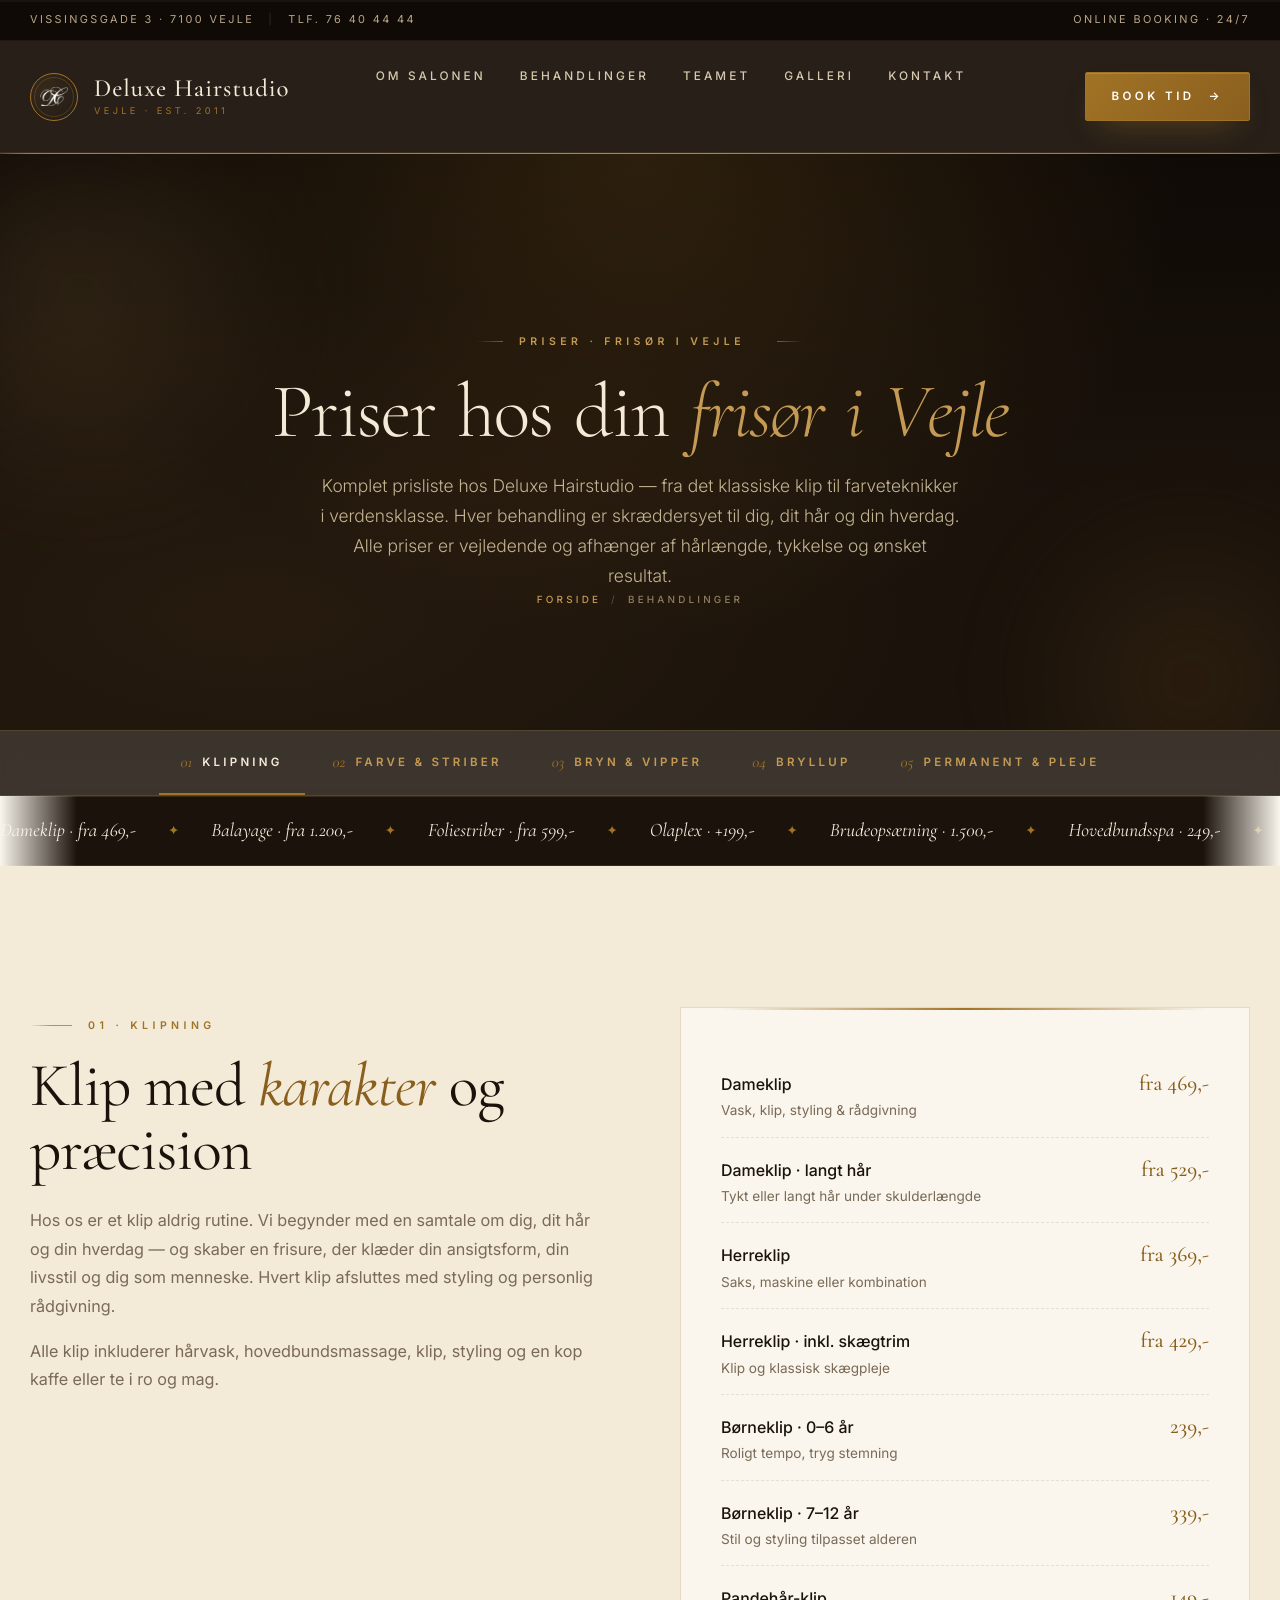
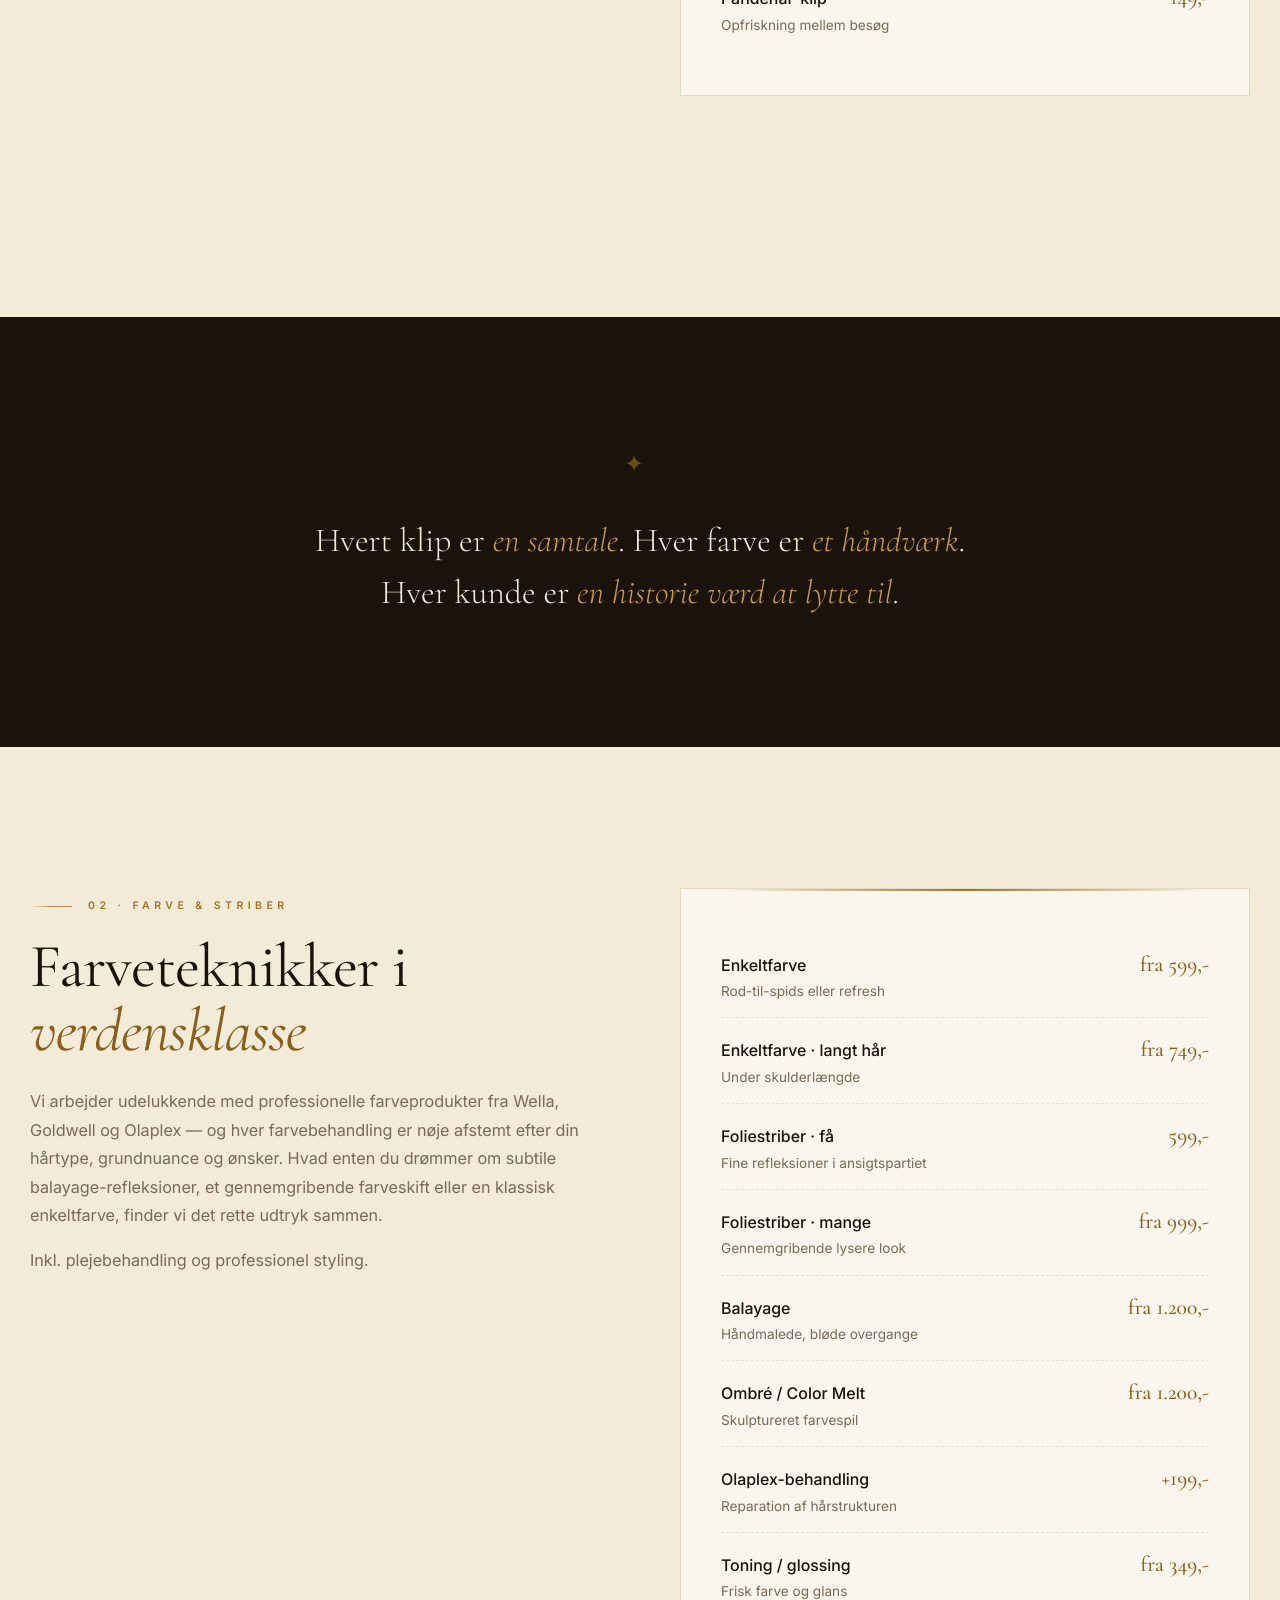
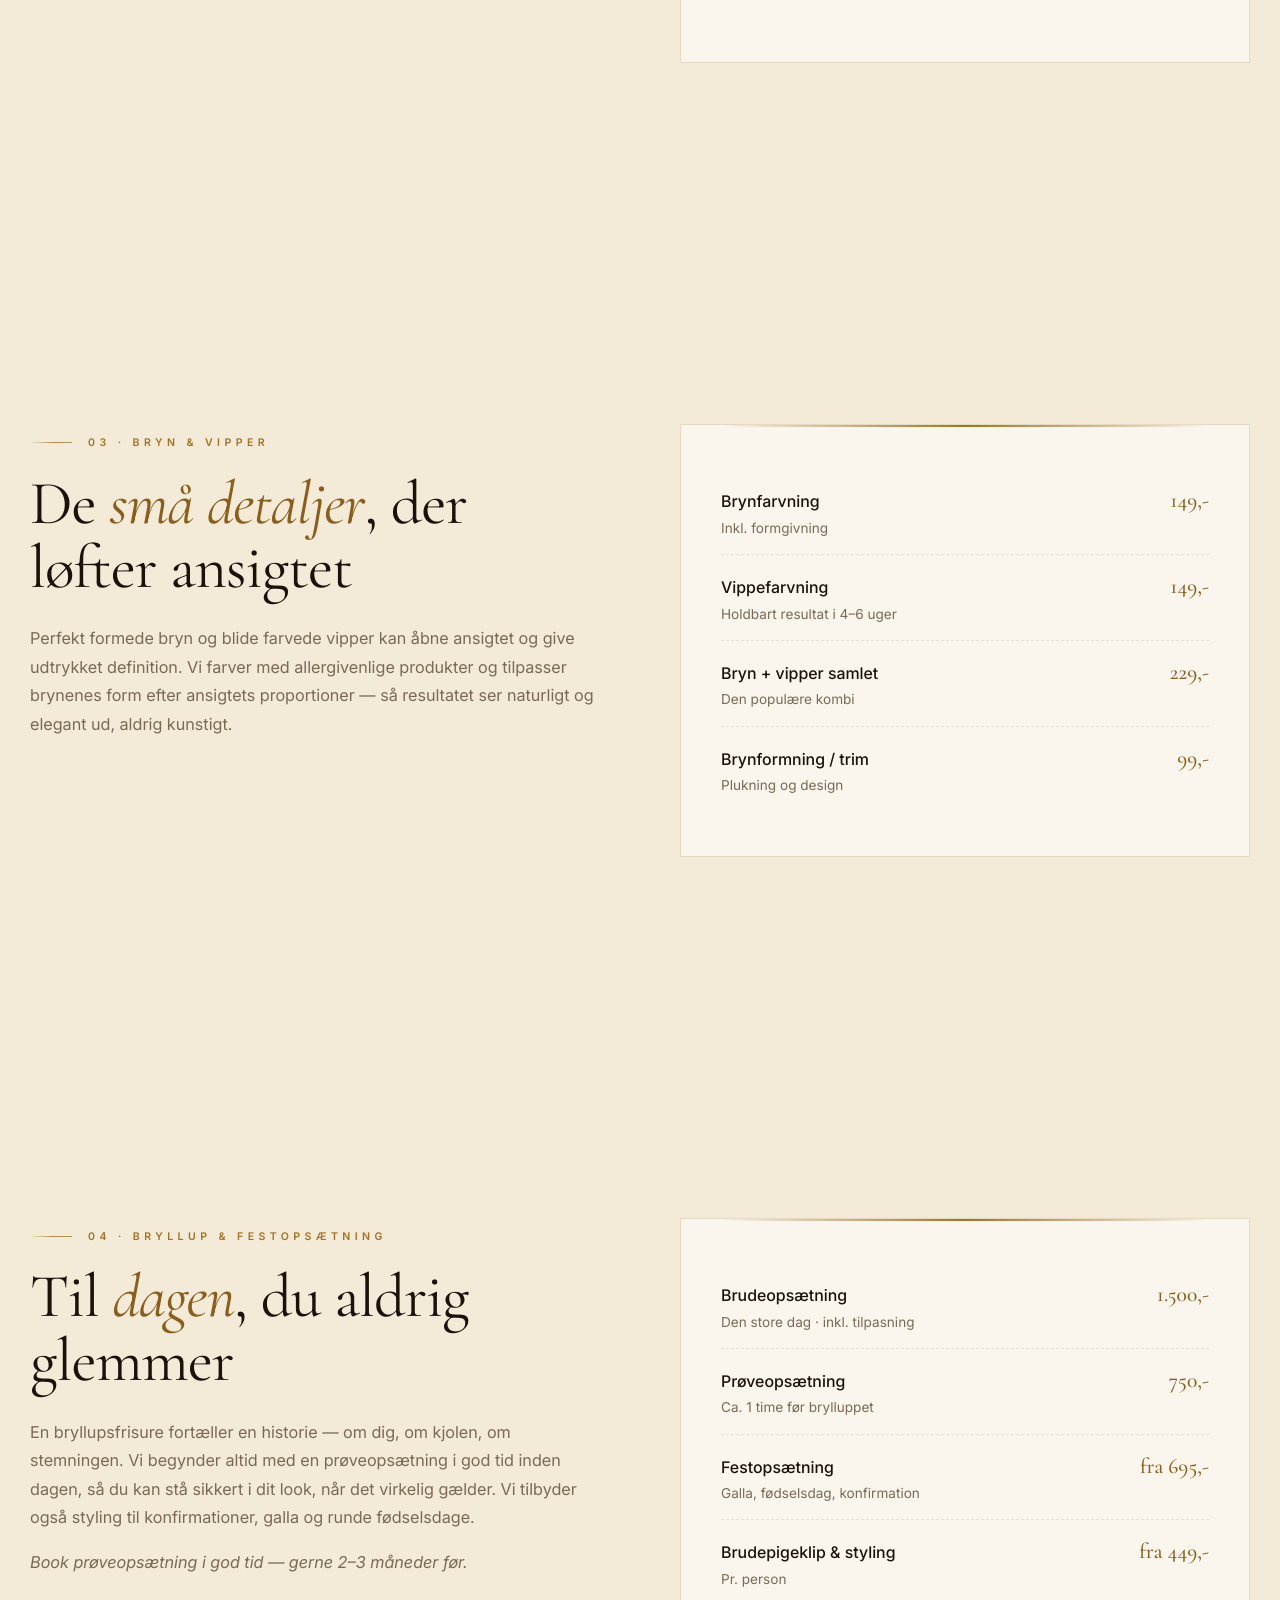
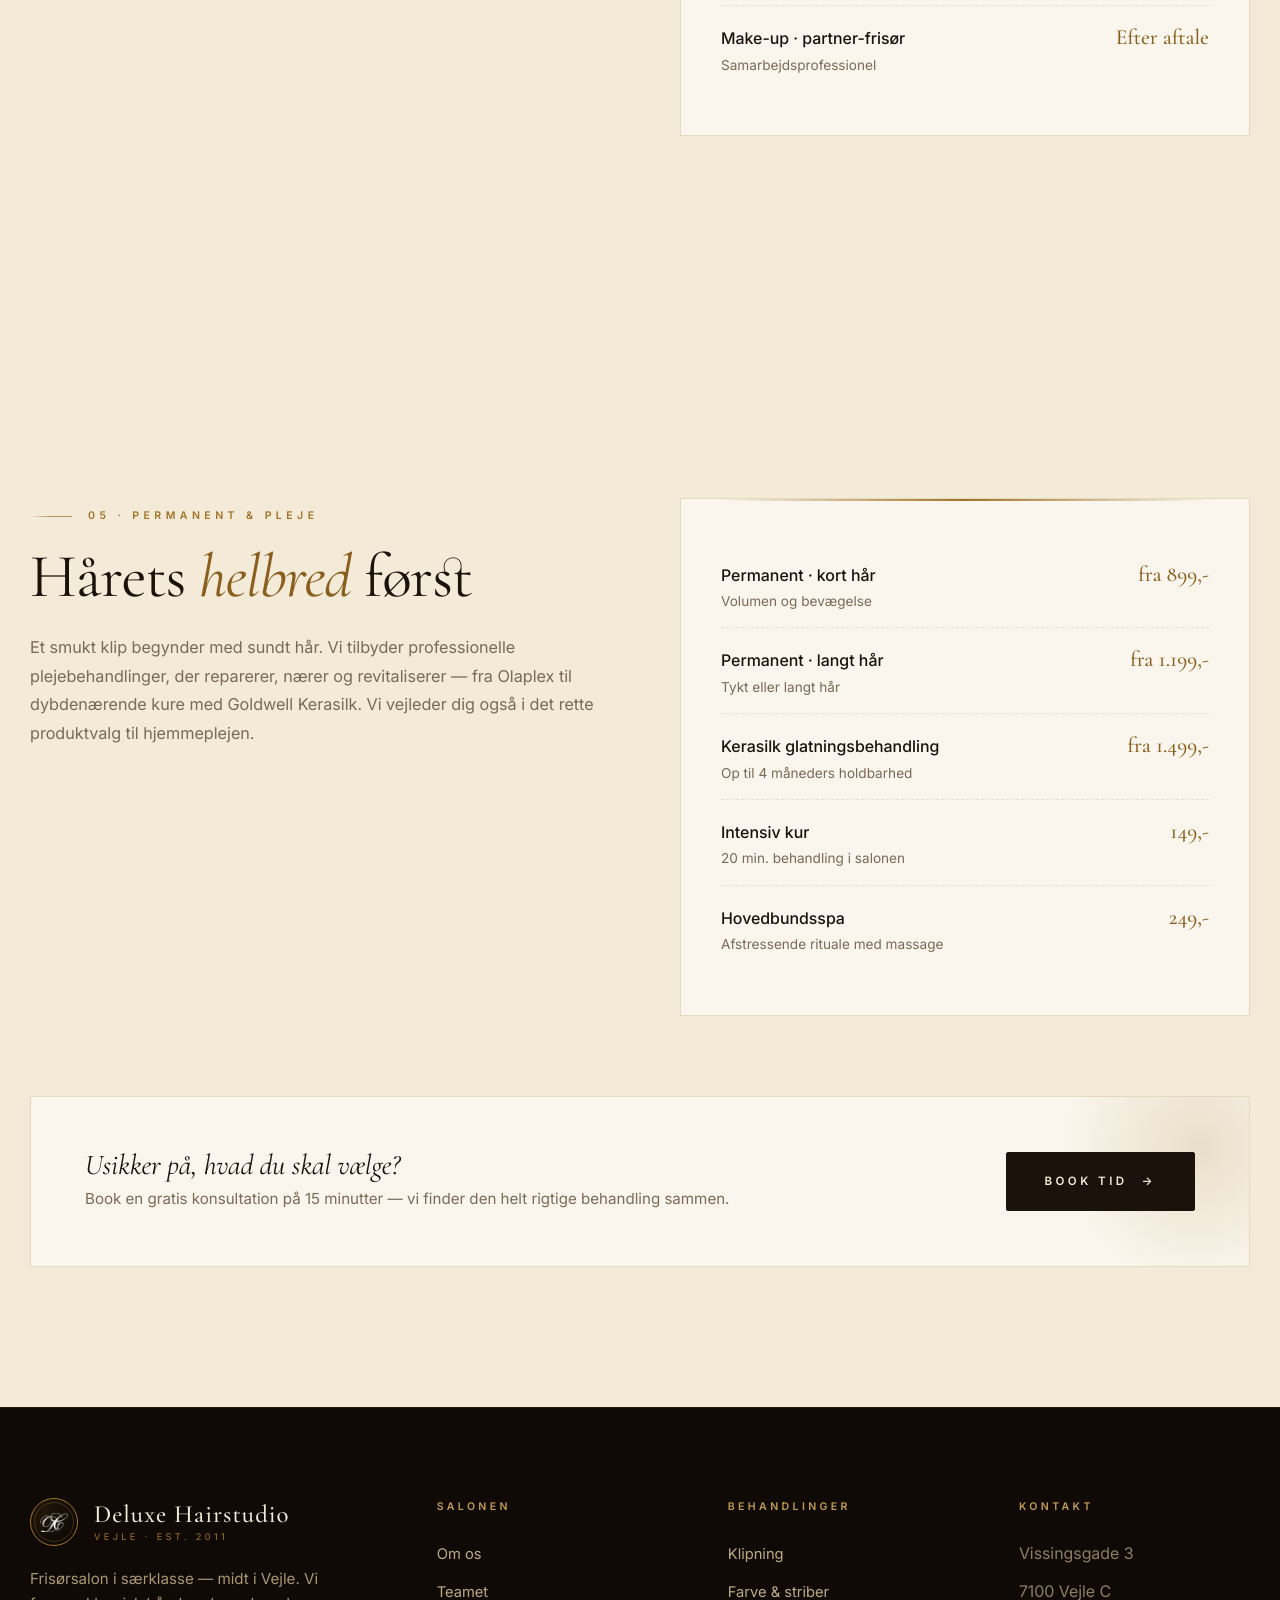
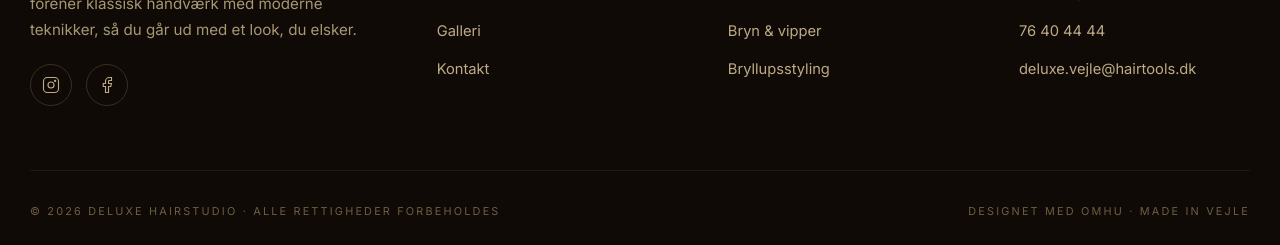
<file: behandlinger.html>
<!doctype html>
<html lang="da-DK">
<head>
<meta charset="utf-8" />
<meta name="viewport" content="width=device-width, initial-scale=1.0, viewport-fit=cover" />
<meta name="apple-mobile-web-app-capable" content="yes" />
<meta name="apple-mobile-web-app-status-bar-style" content="black-translucent" />
<meta name="format-detection" content="telephone=no" />

<title>Priser hos frisør i Vejle · Klipning, farve & striber · Deluxe Hairstudio</title>
<meta name="description" content="Se alle priser hos Deluxe Hairstudio — frisør i Vejle midtby. Dameklip fra 469,-, herreklip fra 369,-, balayage fra 1.200,-, brudeopsætning 1.500,-. Book online 24/7." />
<meta name="keywords" content="frisør vejle priser, klipning vejle pris, dameklip vejle, herreklip vejle, balayage vejle, foliestriber vejle, brudefrisure vejle, brynfarvning vejle" />
<meta name="robots" content="index, follow, max-image-preview:large" />
<link rel="canonical" href="https://deluxehairstudio.dk/behandlinger" />
<meta name="theme-color" content="#1a120b" />

<meta name="geo.region" content="DK-83" />
<meta name="geo.placename" content="Vejle" />
<meta name="geo.position" content="55.709561;9.535619" />
<meta name="ICBM" content="55.709561, 9.535619" />

<meta property="og:type" content="website" />
<meta property="og:locale" content="da_DK" />
<meta property="og:site_name" content="Deluxe Hairstudio" />
<meta property="og:title" content="Priser hos frisør i Vejle · Deluxe Hairstudio" />
<meta property="og:description" content="Komplet prisliste — klipning, farve, balayage, bryn og bryllupsstyling i hjertet af Vejle." />
<meta property="og:url" content="https://deluxehairstudio.dk/behandlinger" />
<meta property="og:image" content="Deluxe-1.jpeg" />

<meta name="twitter:card" content="summary_large_image" />
<meta name="twitter:title" content="Priser hos frisør i Vejle · Deluxe Hairstudio" />
<meta name="twitter:description" content="Klipning fra 369,-, balayage fra 1.200,-, brudeopsætning 1.500,-." />

<link rel="icon" href="cropped-monogram.png" />
<link rel="preconnect" href="https://fonts.googleapis.com" />
<link rel="preconnect" href="https://fonts.gstatic.com" crossorigin />
<link href="https://fonts.googleapis.com/css2?family=Cormorant+Garamond:ital,wght@0,300;0,400;0,500;0,600;0,700;1,300;1,400;1,500&family=Inter:wght@300;400;500;600;700&display=swap" rel="stylesheet" />

<link rel="stylesheet" href="deluxe.css" />

<!-- Service-katalog schema -->
<script type="application/ld+json">
{
  "@context":"https://schema.org",
  "@type":"BreadcrumbList",
  "itemListElement":[
    {"@type":"ListItem","position":1,"name":"Frisør i Vejle","item":"https://deluxehairstudio.dk/"},
    {"@type":"ListItem","position":2,"name":"Behandlinger & priser","item":"https://deluxehairstudio.dk/behandlinger"}
  ]
}
</script>
<script type="application/ld+json">
{
  "@context":"https://schema.org",
  "@type":"PriceSpecification",
  "name":"Prisliste hos frisør i Vejle",
  "priceCurrency":"DKK",
  "validFrom":"2026-01-01",
  "eligibleRegion":{"@type":"Place","name":"Vejle, Danmark"}
}
</script>
</head>
<body>

<!-- ============ TOP BAR ============ -->
<div class="topbar">
  <div class="container topbar-inner">
    <div><span>Vissingsgade 3 · 7100 Vejle</span><span class="pipe hide-sm">|</span><a href="tel:+4576404444" class="hide-sm">Tlf. 76 40 44 44</a></div>
    <div class="hide-sm">Online booking · 24/7</div>
  </div>
</div>

<!-- ============ HEADER ============ -->
<header class="site-header">
  <div class="container">
    <nav class="nav">
      <a class="brand" href="/" aria-label="Deluxe Hairstudio forside">
        <span class="brand-mark">
          <img src="cropped-monogram.png" alt="Deluxe Hairstudio monogram"/>
        </span>
        <span class="brand-text">
          <span class="brand-name">Deluxe Hairstudio</span>
          <span class="brand-tag">Vejle · Est. 2011</span>
        </span>
      </a>

      <div class="nav-links" id="navLinks">
        <a href="/#om">Om salonen</a>
        <a href="behandlinger.html" aria-current="page">Behandlinger</a>
        <a href="/#team">Teamet</a>
        <a href="galleri.html">Galleri</a>
        <a href="/#kontakt">Kontakt</a>
        <a class="btn btn-primary" href="https://salonbook.one/?deluxe.vejle#/" target="_blank" rel="noopener">Book tid <span class="arrow">→</span></a>
      </div>

      <div class="nav-cta">
        <a class="btn btn-primary" href="https://salonbook.one/?deluxe.vejle#/" target="_blank" rel="noopener">Book tid <span class="arrow">→</span></a>
      </div>

      <button class="menu-toggle" id="menuToggle" aria-label="Åbn menu" aria-expanded="false"><span></span></button>
    </nav>
  </div>
</header>

<!-- ============ PAGE HERO ============ -->
<section class="page-hero page-hero-deluxe">
  <div class="hero-orb hero-orb-a" aria-hidden="true"></div>
  <div class="hero-orb hero-orb-b" aria-hidden="true"></div>
  <div class="container">
    <div class="eyebrow center reveal"><span>Priser · Frisør i Vejle</span></div>
    <h1 class="reveal" data-split>Priser hos din <em>frisør i Vejle</em></h1>
    <p class="lead reveal">Komplet prisliste hos Deluxe Hairstudio — fra det klassiske klip til farveteknikker i verdensklasse. Hver behandling er skræddersyet til dig, dit hår og din hverdag. Alle priser er vejledende og afhænger af hårlængde, tykkelse og ønsket resultat.</p>
    <div class="crumbs reveal"><a href="/">Forside</a> <span class="sep">/</span> Behandlinger</div>
  </div>
</section>

<!-- ============ STICKY CATEGORY NAV ============ -->
<nav class="cat-nav" aria-label="Kategorier">
  <div class="container">
    <ul>
      <li><a href="#klipning" data-cat-link><span class="num">01</span> Klipning</a></li>
      <li><a href="#farve" data-cat-link><span class="num">02</span> Farve & striber</a></li>
      <li><a href="#bryn" data-cat-link><span class="num">03</span> Bryn & vipper</a></li>
      <li><a href="#bryllup" data-cat-link><span class="num">04</span> Bryllup</a></li>
      <li><a href="#pleje" data-cat-link><span class="num">05</span> Permanent & pleje</a></li>
    </ul>
  </div>
</nav>

<!-- ============ PRICE TICKER ============ -->
<section class="price-ticker" aria-hidden="true">
  <div class="ticker-track">
    <span>Dameklip · fra 469,-</span><span class="dot">✦</span>
    <span>Balayage · fra 1.200,-</span><span class="dot">✦</span>
    <span>Foliestriber · fra 599,-</span><span class="dot">✦</span>
    <span>Olaplex · +199,-</span><span class="dot">✦</span>
    <span>Brudeopsætning · 1.500,-</span><span class="dot">✦</span>
    <span>Hovedbundsspa · 249,-</span><span class="dot">✦</span>
    <span>Toning · fra 349,-</span><span class="dot">✦</span>
    <span>Kerasilk · fra 1.499,-</span><span class="dot">✦</span>
    <!-- duplicate for seamless loop -->
    <span>Dameklip · fra 469,-</span><span class="dot">✦</span>
    <span>Balayage · fra 1.200,-</span><span class="dot">✦</span>
    <span>Foliestriber · fra 599,-</span><span class="dot">✦</span>
    <span>Olaplex · +199,-</span><span class="dot">✦</span>
    <span>Brudeopsætning · 1.500,-</span><span class="dot">✦</span>
    <span>Hovedbundsspa · 249,-</span><span class="dot">✦</span>
    <span>Toning · fra 349,-</span><span class="dot">✦</span>
    <span>Kerasilk · fra 1.499,-</span><span class="dot">✦</span>
  </div>
</section>

<!-- ============ KLIPNING ============ -->
<section class="section section-cream" id="klipning">
  <div class="container">
    <div class="price-section reveal">
      <div class="copy">
        <div class="eyebrow"><span>01 · Klipning</span></div>
        <h2>Klip med <em>karakter</em> og præcision</h2>
        <p>Hos os er et klip aldrig rutine. Vi begynder med en samtale om dig, dit hår og din hverdag — og skaber en frisure, der klæder din ansigtsform, din livsstil og dig som menneske. Hvert klip afsluttes med styling og personlig rådgivning.</p>
        <p>Alle klip inkluderer hårvask, hovedbundsmassage, klip, styling og en kop kaffe eller te i ro og mag.</p>
      </div>
      <div class="price-list">
        <ul>
          <li><div><span class="name">Dameklip</span><span class="desc">Vask, klip, styling & rådgivning</span></div><span class="price">fra 469,-</span></li>
          <li><div><span class="name">Dameklip · langt hår</span><span class="desc">Tykt eller langt hår under skulderlængde</span></div><span class="price">fra 529,-</span></li>
          <li><div><span class="name">Herreklip</span><span class="desc">Saks, maskine eller kombination</span></div><span class="price">fra 369,-</span></li>
          <li><div><span class="name">Herreklip · inkl. skægtrim</span><span class="desc">Klip og klassisk skægpleje</span></div><span class="price">fra 429,-</span></li>
          <li><div><span class="name">Børneklip · 0–6 år</span><span class="desc">Roligt tempo, tryg stemning</span></div><span class="price">239,-</span></li>
          <li><div><span class="name">Børneklip · 7–12 år</span><span class="desc">Stil og styling tilpasset alderen</span></div><span class="price">339,-</span></li>
          <li><div><span class="name">Pandehår-klip</span><span class="desc">Opfriskning mellem besøg</span></div><span class="price">149,-</span></li>
        </ul>
      </div>
    </div>
  </div>
</section>

<!-- ============ TYPOGRAPHIC BREAK ============ -->
<section class="typo-break">
  <div class="container">
    <div class="typo-break-inner reveal">
      <div class="ornament" aria-hidden="true">✦</div>
      <p class="typo-break-line">Hvert klip er <em>en samtale</em>. Hver farve er <em>et håndværk</em>.<br/>Hver kunde er <em>en historie værd at lytte til</em>.</p>
    </div>
  </div>
</section>

<!-- ============ FARVE & STRIBER ============ -->
<section class="section section-cream" id="farve">
  <div class="container">
    <div class="price-section reveal">
      <div class="copy">
        <div class="eyebrow"><span>02 · Farve & striber</span></div>
        <h2>Farveteknikker i <em>verdensklasse</em></h2>
        <p>Vi arbejder udelukkende med professionelle farveprodukter fra Wella, Goldwell og Olaplex — og hver farvebehandling er nøje afstemt efter din hårtype, grundnuance og ønsker. Hvad enten du drømmer om subtile balayage-refleksioner, et gennemgribende farveskift eller en klassisk enkeltfarve, finder vi det rette udtryk sammen.</p>
        <p>Inkl. plejebehandling og professionel styling.</p>
      </div>
      <div class="price-list">
        <ul>
          <li><div><span class="name">Enkeltfarve</span><span class="desc">Rod-til-spids eller refresh</span></div><span class="price">fra 599,-</span></li>
          <li><div><span class="name">Enkeltfarve · langt hår</span><span class="desc">Under skulderlængde</span></div><span class="price">fra 749,-</span></li>
          <li><div><span class="name">Foliestriber · få</span><span class="desc">Fine refleksioner i ansigtspartiet</span></div><span class="price">599,-</span></li>
          <li><div><span class="name">Foliestriber · mange</span><span class="desc">Gennemgribende lysere look</span></div><span class="price">fra 999,-</span></li>
          <li><div><span class="name">Balayage</span><span class="desc">Håndmalede, bløde overgange</span></div><span class="price">fra 1.200,-</span></li>
          <li><div><span class="name">Ombré / Color Melt</span><span class="desc">Skulptureret farvespil</span></div><span class="price">fra 1.200,-</span></li>
          <li><div><span class="name">Olaplex-behandling</span><span class="desc">Reparation af hårstrukturen</span></div><span class="price">+199,-</span></li>
          <li><div><span class="name">Toning / glossing</span><span class="desc">Frisk farve og glans</span></div><span class="price">fra 349,-</span></li>
        </ul>
      </div>
    </div>
  </div>
</section>

<!-- ============ BRYN & VIPPER ============ -->
<section class="section section-cream" id="bryn">
  <div class="container">
    <div class="price-section reveal">
      <div class="copy">
        <div class="eyebrow"><span>03 · Bryn & vipper</span></div>
        <h2>De <em>små detaljer</em>, der løfter ansigtet</h2>
        <p>Perfekt formede bryn og blide farvede vipper kan åbne ansigtet og give udtrykket definition. Vi farver med allergivenlige produkter og tilpasser brynenes form efter ansigtets proportioner — så resultatet ser naturligt og elegant ud, aldrig kunstigt.</p>
      </div>
      <div class="price-list">
        <ul>
          <li><div><span class="name">Brynfarvning</span><span class="desc">Inkl. formgivning</span></div><span class="price">149,-</span></li>
          <li><div><span class="name">Vippefarvning</span><span class="desc">Holdbart resultat i 4–6 uger</span></div><span class="price">149,-</span></li>
          <li><div><span class="name">Bryn + vipper samlet</span><span class="desc">Den populære kombi</span></div><span class="price">229,-</span></li>
          <li><div><span class="name">Brynformning / trim</span><span class="desc">Plukning og design</span></div><span class="price">99,-</span></li>
        </ul>
      </div>
    </div>
  </div>
</section>

<!-- ============ BRYLLUP & OPSÆTNING ============ -->
<section class="section section-cream" id="bryllup">
  <div class="container">
    <div class="price-section reveal">
      <div class="copy">
        <div class="eyebrow"><span>04 · Bryllup & festopsætning</span></div>
        <h2>Til <em>dagen</em>, du aldrig glemmer</h2>
        <p>En bryllupsfrisure fortæller en historie — om dig, om kjolen, om stemningen. Vi begynder altid med en prøveopsætning i god tid inden dagen, så du kan stå sikkert i dit look, når det virkelig gælder. Vi tilbyder også styling til konfirmationer, galla og runde fødselsdage.</p>
        <p><em>Book prøveopsætning i god tid — gerne 2–3 måneder før.</em></p>
      </div>
      <div class="price-list">
        <ul>
          <li><div><span class="name">Brudeopsætning</span><span class="desc">Den store dag · inkl. tilpasning</span></div><span class="price">1.500,-</span></li>
          <li><div><span class="name">Prøveopsætning</span><span class="desc">Ca. 1 time før brylluppet</span></div><span class="price">750,-</span></li>
          <li><div><span class="name">Festopsætning</span><span class="desc">Galla, fødselsdag, konfirmation</span></div><span class="price">fra 695,-</span></li>
          <li><div><span class="name">Brudepigeklip & styling</span><span class="desc">Pr. person</span></div><span class="price">fra 449,-</span></li>
          <li><div><span class="name">Make-up · partner-frisør</span><span class="desc">Samarbejdsprofessionel</span></div><span class="price">Efter aftale</span></li>
        </ul>
      </div>
    </div>
  </div>
</section>

<!-- ============ PERMANENT & PLEJE ============ -->
<section class="section section-cream" id="pleje">
  <div class="container">
    <div class="price-section reveal">
      <div class="copy">
        <div class="eyebrow"><span>05 · Permanent & pleje</span></div>
        <h2>Hårets <em>helbred</em> først</h2>
        <p>Et smukt klip begynder med sundt hår. Vi tilbyder professionelle plejebehandlinger, der reparerer, nærer og revitaliserer — fra Olaplex til dybdenærende kure med Goldwell Kerasilk. Vi vejleder dig også i det rette produktvalg til hjemmeplejen.</p>
      </div>
      <div class="price-list">
        <ul>
          <li><div><span class="name">Permanent · kort hår</span><span class="desc">Volumen og bevægelse</span></div><span class="price">fra 899,-</span></li>
          <li><div><span class="name">Permanent · langt hår</span><span class="desc">Tykt eller langt hår</span></div><span class="price">fra 1.199,-</span></li>
          <li><div><span class="name">Kerasilk glatningsbehandling</span><span class="desc">Op til 4 måneders holdbarhed</span></div><span class="price">fra 1.499,-</span></li>
          <li><div><span class="name">Intensiv kur</span><span class="desc">20 min. behandling i salonen</span></div><span class="price">149,-</span></li>
          <li><div><span class="name">Hovedbundsspa</span><span class="desc">Afstressende rituale med massage</span></div><span class="price">249,-</span></li>
        </ul>
      </div>
    </div>

    <!-- CTA mini -->
    <div class="cta-mini reveal" style="margin-top:80px">
      <div>
        <h3>Usikker på, hvad du skal vælge?</h3>
        <p>Book en gratis konsultation på 15 minutter — vi finder den helt rigtige behandling sammen.</p>
      </div>
      <a class="btn btn-dark" href="https://salonbook.one/?deluxe.vejle#/" target="_blank" rel="noopener">Book tid <span class="arrow">→</span></a>
    </div>
  </div>
</section>

<!-- ============ FOOTER ============ -->
<footer class="site-footer">
  <div class="container">
    <div class="footer-grid">
      <div class="footer-brand">
        <a class="brand" href="/" style="color:var(--cream)">
          <span class="brand-mark"><img src="cropped-monogram.png" alt=""/></span>
          <span class="brand-text">
            <span class="brand-name">Deluxe Hairstudio</span>
            <span class="brand-tag">Vejle · Est. 2011</span>
          </span>
        </a>
        <p>Frisørsalon i særklasse — midt i Vejle. Vi forener klassisk håndværk med moderne teknikker, så du går ud med et look, du elsker.</p>
        <div class="socials">
          <a href="https://www.instagram.com/deluxehairstudio/" target="_blank" rel="noopener" aria-label="Instagram">
            <svg width="18" height="18" viewBox="0 0 24 24" fill="none" stroke="currentColor" stroke-width="1.5"><rect x="2" y="2" width="20" height="20" rx="5"/><circle cx="12" cy="12" r="4"/><circle cx="17.5" cy="6.5" r=".75" fill="currentColor"/></svg>
          </a>
          <a href="https://www.facebook.com/deluxecoiffure/" target="_blank" rel="noopener" aria-label="Facebook">
            <svg width="18" height="18" viewBox="0 0 24 24" fill="none" stroke="currentColor" stroke-width="1.5"><path d="M18 2h-3a5 5 0 0 0-5 5v3H7v4h3v8h4v-8h3l1-4h-4V7a1 1 0 0 1 1-1h3z"/></svg>
          </a>
        </div>
      </div>

      <div class="footer-col">
        <h5>Salonen</h5>
        <ul>
          <li><a href="/#om">Om os</a></li>
          <li><a href="/#team">Teamet</a></li>
          <li><a href="galleri.html">Galleri</a></li>
          <li><a href="/#kontakt">Kontakt</a></li>
        </ul>
      </div>

      <div class="footer-col">
        <h5>Behandlinger</h5>
        <ul>
          <li><a href="behandlinger.html">Klipning</a></li>
          <li><a href="behandlinger.html">Farve & striber</a></li>
          <li><a href="behandlinger.html">Bryn & vipper</a></li>
          <li><a href="behandlinger.html">Bryllupsstyling</a></li>
        </ul>
      </div>

      <div class="footer-col">
        <h5>Kontakt</h5>
        <ul>
          <li>Vissingsgade 3</li>
          <li>7100 Vejle C</li>
          <li><a href="tel:+4576404444">76 40 44 44</a></li>
          <li><a href="mailto:deluxe.vejle@hairtools.dk">deluxe.vejle@hairtools.dk</a></li>
        </ul>
      </div>
    </div>

    <div class="footer-bottom">
      <div>© <span id="year"></span> Deluxe Hairstudio · Alle rettigheder forbeholdes</div>
      <div>Designet med omhu · Made in Vejle</div>
    </div>
  </div>
</footer>

<!-- ============ LUXURY UI ELEMENTS ============ -->
<div class="scroll-progress" id="scrollProgress" aria-hidden="true"><span></span></div>
<div class="gold-cursor" id="goldCursor" aria-hidden="true"></div>
<div class="gold-cursor-dot" id="goldCursorDot" aria-hidden="true"></div>

<script src="deluxe.js" defer></script>

</body>
</html>
</file>
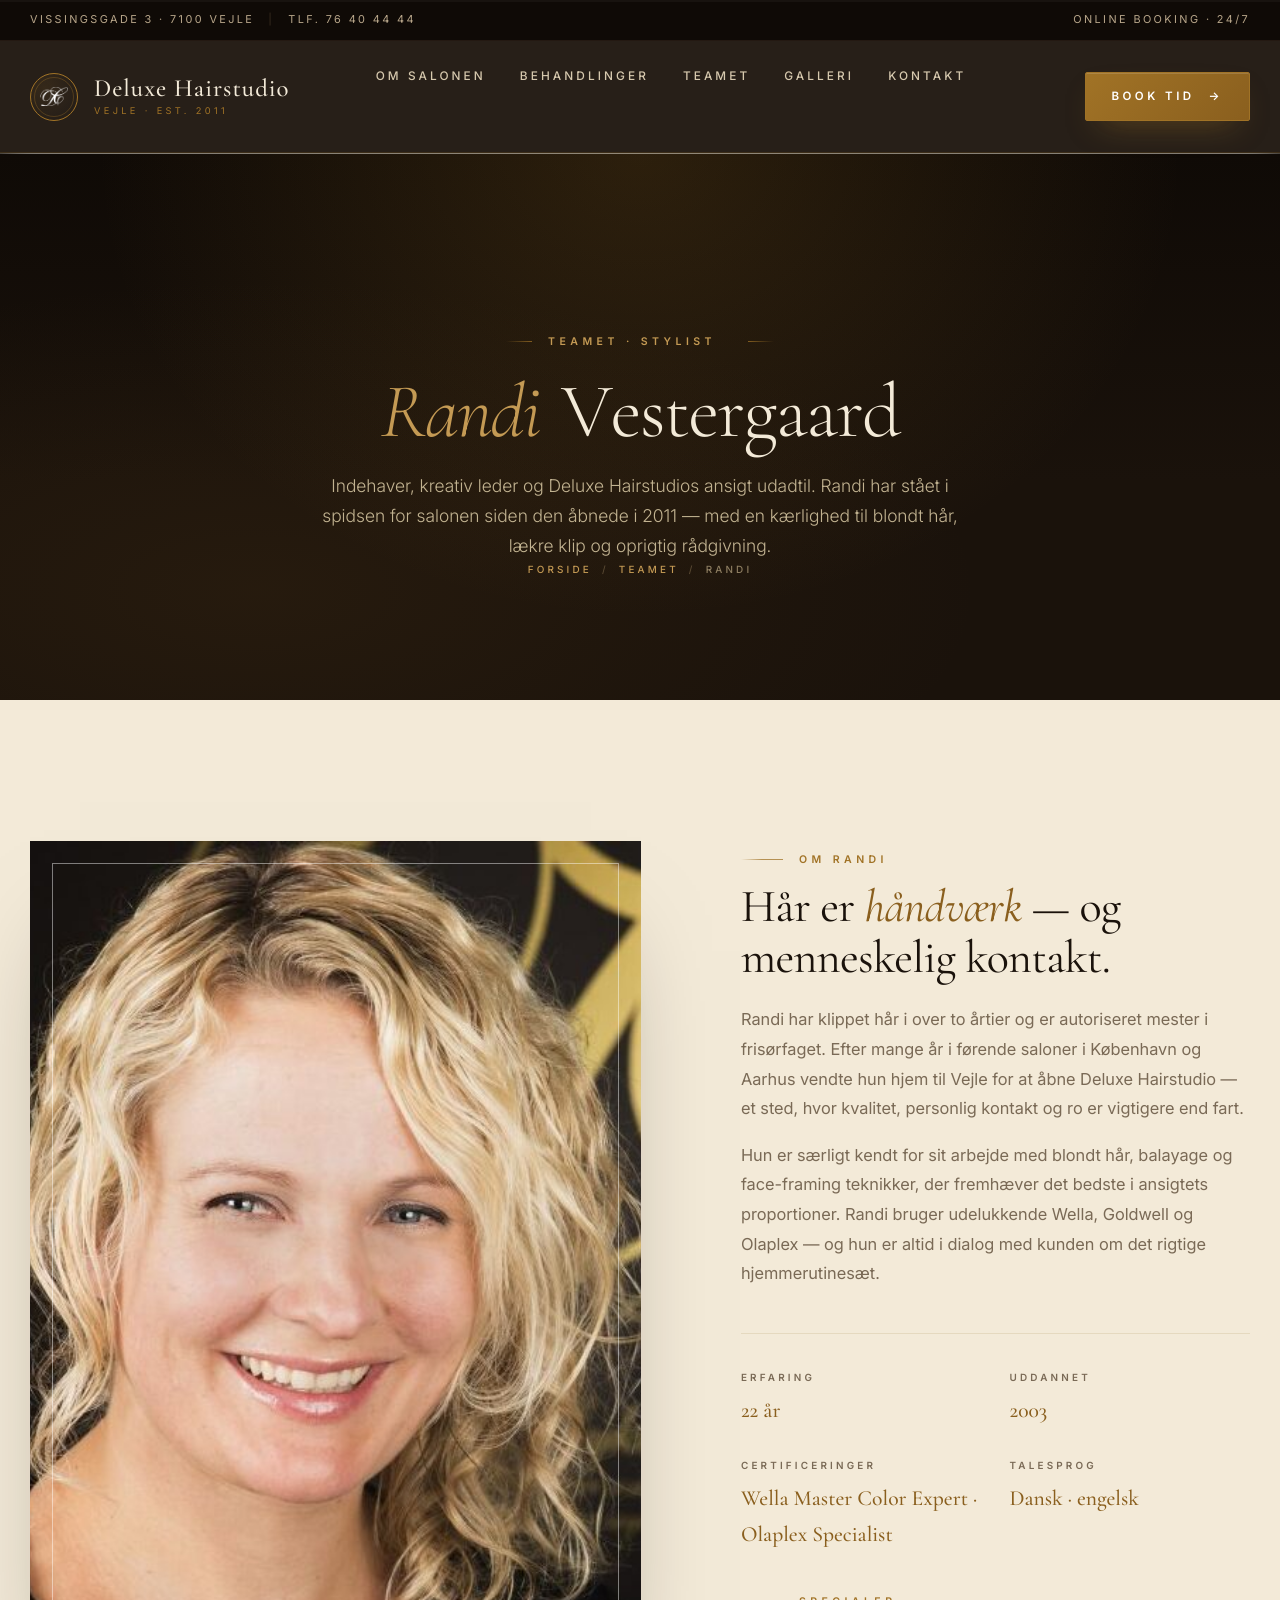
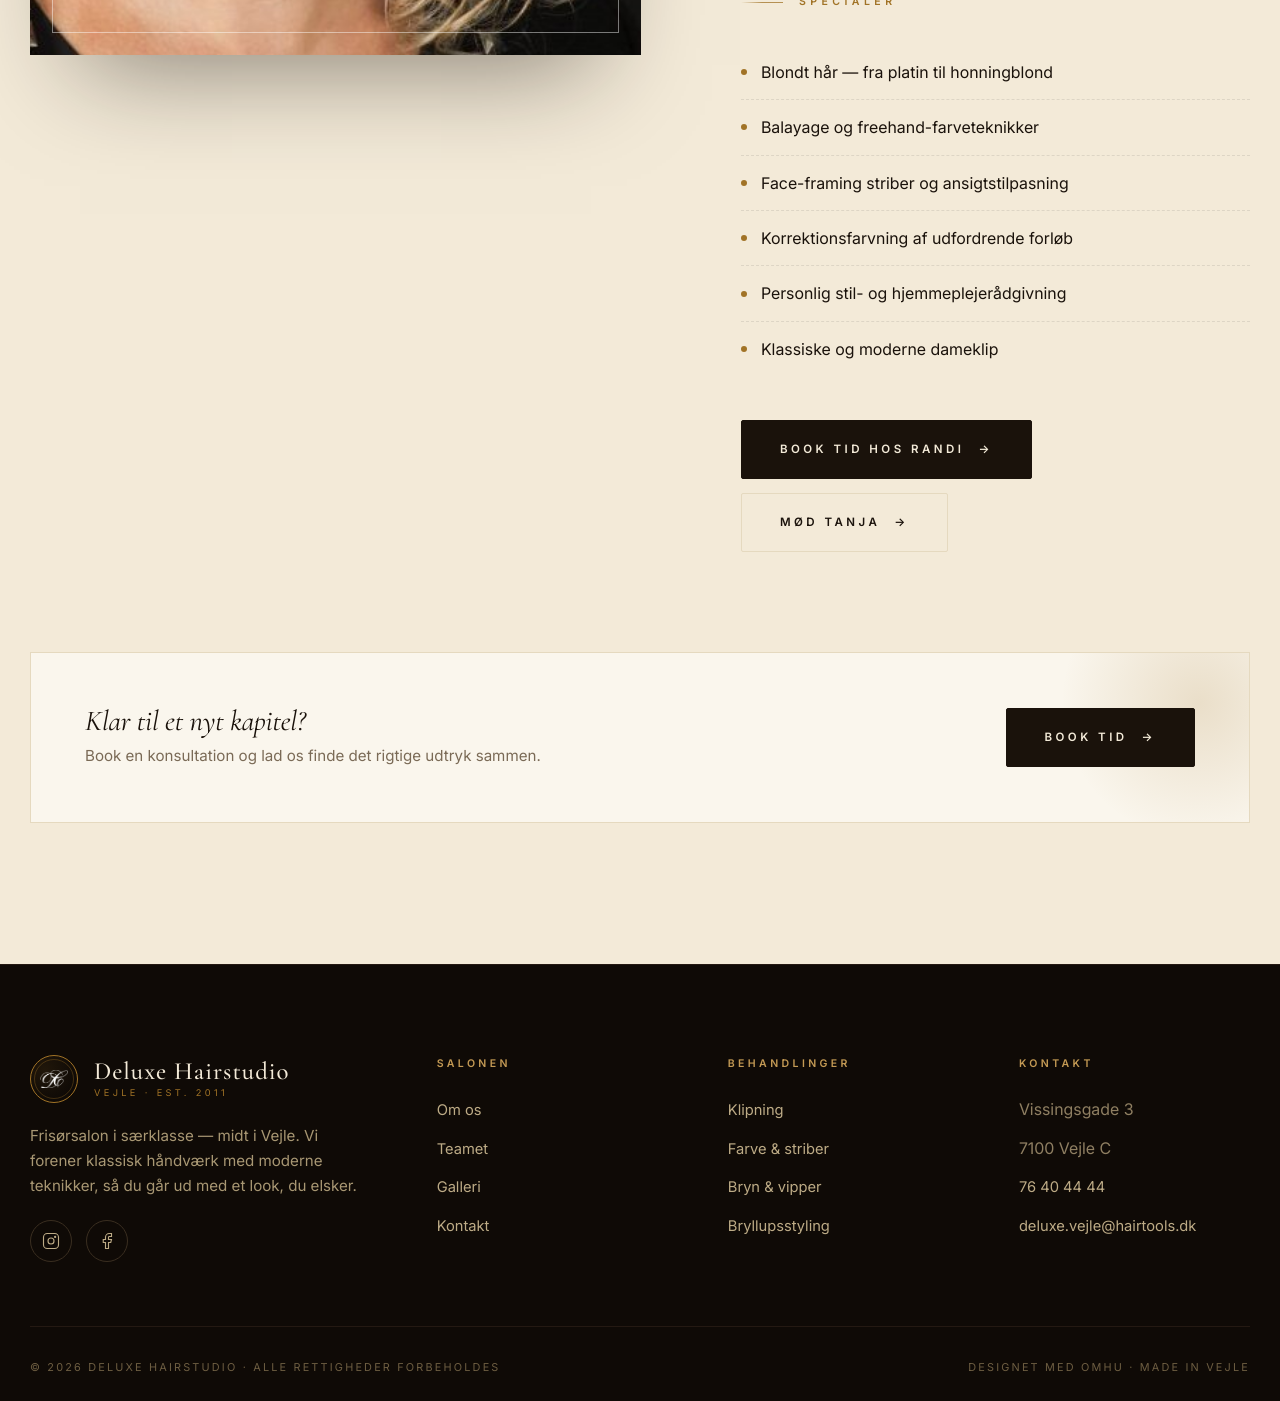
<file: randi.html>
<!doctype html>
<html lang="da-DK">
<head>
<meta charset="utf-8" />
<meta name="viewport" content="width=device-width, initial-scale=1.0, viewport-fit=cover" />
<meta name="apple-mobile-web-app-capable" content="yes" />
<meta name="apple-mobile-web-app-status-bar-style" content="black-translucent" />
<meta name="format-detection" content="telephone=no" />
<title>Randi Vestergaard · Indehaver & frisør i Vejle · Deluxe Hairstudio</title>
<meta name="description" content="Mød Randi Vestergaard — indehaver og førende frisør hos Deluxe Hairstudio i Vejle. Specialist i blondt hår, klip og personlig rådgivning. 20+ års erfaring." />
<meta name="keywords" content="randi vestergaard, frisør vejle randi, deluxe hairstudio indehaver, blonde frisør vejle" />
<meta name="robots" content="index, follow, max-image-preview:large" />
<link rel="canonical" href="https://deluxehairstudio.dk/randi" />
<meta name="theme-color" content="#1a120b" />

<meta name="geo.region" content="DK-83" />
<meta name="geo.placename" content="Vejle" />
<meta name="geo.position" content="55.709561;9.535619" />
<meta name="ICBM" content="55.709561, 9.535619" />

<meta property="og:type" content="profile" />
<meta property="og:locale" content="da_DK" />
<meta property="og:site_name" content="Deluxe Hairstudio" />
<meta property="og:title" content="Randi Vestergaard · Indehaver hos Deluxe Hairstudio i Vejle" />
<meta property="og:description" content="Frisør i Vejle med over 20 års erfaring. Specialist i blonde nuancer og det perfekt udførte klip." />
<meta property="og:url" content="https://deluxehairstudio.dk/randi" />
<meta property="og:image" content="Randi-deluxe-e1661190240617.jpeg" />
<meta property="profile:first_name" content="Randi" />
<meta property="profile:last_name" content="Vestergaard" />

<meta name="twitter:card" content="summary_large_image" />

<link rel="icon" href="cropped-monogram.png" />
<link rel="preconnect" href="https://fonts.googleapis.com" />
<link rel="preconnect" href="https://fonts.gstatic.com" crossorigin />
<link href="https://fonts.googleapis.com/css2?family=Cormorant+Garamond:ital,wght@0,300;0,400;0,500;0,600;0,700;1,300;1,400;1,500&family=Inter:wght@300;400;500;600;700&display=swap" rel="stylesheet" />

<link rel="stylesheet" href="deluxe.css" />

<script type="application/ld+json">
{
  "@context":"https://schema.org",
  "@type":"Person",
  "name":"Randi Vestergaard",
  "jobTitle":"Indehaver og frisør",
  "url":"https://deluxehairstudio.dk/randi",
  "image":"Randi-deluxe-e1661190240617.jpeg",
  "worksFor":{"@type":"HairSalon","@id":"https://deluxehairstudio.dk/#salon"},
  "knowsAbout":["Klipning","Foliestriber","Balayage","Farve","Blond hår","Bryllupsstyling"],
  "workLocation":{
    "@type":"Place",
    "address":{"@type":"PostalAddress","streetAddress":"Vissingsgade 3","postalCode":"7100","addressLocality":"Vejle","addressCountry":"DK"}
  }
}
</script>
<script type="application/ld+json">
{
  "@context":"https://schema.org",
  "@type":"BreadcrumbList",
  "itemListElement":[
    {"@type":"ListItem","position":1,"name":"Frisør i Vejle","item":"https://deluxehairstudio.dk/"},
    {"@type":"ListItem","position":2,"name":"Teamet","item":"https://deluxehairstudio.dk/#team"},
    {"@type":"ListItem","position":3,"name":"Randi Vestergaard","item":"https://deluxehairstudio.dk/randi"}
  ]
}
</script>
</head>
<body>

<!-- ============ TOP BAR ============ -->
<div class="topbar">
  <div class="container topbar-inner">
    <div><span>Vissingsgade 3 · 7100 Vejle</span><span class="pipe hide-sm">|</span><a href="tel:+4576404444" class="hide-sm">Tlf. 76 40 44 44</a></div>
    <div class="hide-sm">Online booking · 24/7</div>
  </div>
</div>

<!-- ============ HEADER ============ -->
<header class="site-header">
  <div class="container">
    <nav class="nav">
      <a class="brand" href="/" aria-label="Deluxe Hairstudio forside">
        <span class="brand-mark">
          <img src="cropped-monogram.png" alt="Deluxe Hairstudio monogram"/>
        </span>
        <span class="brand-text">
          <span class="brand-name">Deluxe Hairstudio</span>
          <span class="brand-tag">Vejle · Est. 2011</span>
        </span>
      </a>

      <div class="nav-links" id="navLinks">
        <a href="/#om">Om salonen</a>
        <a href="behandlinger.html">Behandlinger</a>
        <a href="/#team" aria-current="page">Teamet</a>
        <a href="galleri.html">Galleri</a>
        <a href="/#kontakt">Kontakt</a>
        <a class="btn btn-primary" href="https://salonbook.one/?deluxe.vejle#/" target="_blank" rel="noopener">Book tid <span class="arrow">→</span></a>
      </div>

      <div class="nav-cta">
        <a class="btn btn-primary" href="https://salonbook.one/?deluxe.vejle#/" target="_blank" rel="noopener">Book tid <span class="arrow">→</span></a>
      </div>

      <button class="menu-toggle" id="menuToggle" aria-label="Åbn menu" aria-expanded="false"><span></span></button>
    </nav>
  </div>
</header>

<!-- ============ PAGE HERO ============ -->
<section class="page-hero">
  <div class="container">
    <div class="eyebrow center reveal"><span>Teamet · stylist</span></div>
    <h1 class="reveal" data-split><em>Randi</em> Vestergaard</h1>
    <p class="lead reveal">Indehaver, kreativ leder og Deluxe Hairstudios ansigt udadtil. Randi har stået i spidsen for salonen siden den åbnede i 2011 — med en kærlighed til blondt hår, lækre klip og oprigtig rådgivning.</p>
    <div class="crumbs reveal"><a href="/">Forside</a> <span class="sep">/</span> <a href="/#team">Teamet</a> <span class="sep">/</span> Randi</div>
  </div>
</section>

<!-- ============ PROFILE ============ -->
<section class="section section-cream">
  <div class="container">
    <div class="profile reveal">
      <div class="profile-image">
        <div class="profile-image-inner">
          <img src="Randi-deluxe-e1661190240617.jpeg" alt="Randi Vestergaard, frisør og indehaver" onerror="this.style.display='none';this.parentElement.classList.add('mono-fallback');this.parentElement.dataset.initial='R'" />
        </div>
      </div>

      <div>
        <div class="eyebrow"><span>Om Randi</span></div>
        <h2 style="font-family:'Cormorant Garamond',serif;font-weight:400;font-size:clamp(2rem,3.6vw,3rem);margin:14px 0 22px;line-height:1.1">Hår er <em style="color:var(--gold-2);font-style:italic">håndværk</em> — og menneskelig kontakt.</h2>
        <p style="color:var(--muted);line-height:1.8;font-size:1.03rem">Randi har klippet hår i over to årtier og er autoriseret mester i frisørfaget. Efter mange år i førende saloner i København og Aarhus vendte hun hjem til Vejle for at åbne Deluxe Hairstudio — et sted, hvor kvalitet, personlig kontakt og ro er vigtigere end fart.</p>
        <p style="color:var(--muted);line-height:1.8;font-size:1.03rem">Hun er særligt kendt for sit arbejde med blondt hår, balayage og face-framing teknikker, der fremhæver det bedste i ansigtets proportioner. Randi bruger udelukkende Wella, Goldwell og Olaplex — og hun er altid i dialog med kunden om det rigtige hjemmerutinesæt.</p>

        <div class="profile-meta">
          <div class="item">
            <div class="label">Erfaring</div>
            <div class="val">22 år</div>
          </div>
          <div class="item">
            <div class="label">Uddannet</div>
            <div class="val">2003</div>
          </div>
          <div class="item">
            <div class="label">Certificeringer</div>
            <div class="val">Wella Master Color Expert · Olaplex Specialist</div>
          </div>
          <div class="item">
            <div class="label">Talesprog</div>
            <div class="val">Dansk · engelsk</div>
          </div>
        </div>

        <div class="eyebrow" style="margin-top:40px"><span>Specialer</span></div>
        <ul class="profile-specialities">
          <li>Blondt hår — fra platin til honningblond</li>
          <li>Balayage og freehand-farveteknikker</li>
          <li>Face-framing striber og ansigtstilpasning</li>
          <li>Korrektionsfarvning af udfordrende forløb</li>
          <li>Personlig stil- og hjemmeplejerådgivning</li>
          <li>Klassiske og moderne dameklip</li>
        </ul>

        <div style="margin-top:44px;display:flex;gap:14px;flex-wrap:wrap">
          <a class="btn btn-dark" href="https://salonbook.one/?deluxe.vejle#/" target="_blank" rel="noopener">Book tid hos Randi <span class="arrow">→</span></a>
          <a class="btn btn-outline" href="tanja.html" style="border-color:var(--line-light);color:var(--ink)">Mød Tanja <span class="arrow">→</span></a>
        </div>
      </div>
    </div>

    <!-- CTA mini -->
    <div class="cta-mini reveal" style="margin-top:100px">
      <div>
        <h3>Klar til et nyt kapitel?</h3>
        <p>Book en konsultation og lad os finde det rigtige udtryk sammen.</p>
      </div>
      <a class="btn btn-dark" href="https://salonbook.one/?deluxe.vejle#/" target="_blank" rel="noopener">Book tid <span class="arrow">→</span></a>
    </div>
  </div>
</section>

<!-- ============ FOOTER ============ -->
<footer class="site-footer">
  <div class="container">
    <div class="footer-grid">
      <div class="footer-brand">
        <a class="brand" href="/" style="color:var(--cream)">
          <span class="brand-mark"><img src="cropped-monogram.png" alt=""/></span>
          <span class="brand-text">
            <span class="brand-name">Deluxe Hairstudio</span>
            <span class="brand-tag">Vejle · Est. 2011</span>
          </span>
        </a>
        <p>Frisørsalon i særklasse — midt i Vejle. Vi forener klassisk håndværk med moderne teknikker, så du går ud med et look, du elsker.</p>
        <div class="socials">
          <a href="https://www.instagram.com/deluxehairstudio/" target="_blank" rel="noopener" aria-label="Instagram">
            <svg width="18" height="18" viewBox="0 0 24 24" fill="none" stroke="currentColor" stroke-width="1.5"><rect x="2" y="2" width="20" height="20" rx="5"/><circle cx="12" cy="12" r="4"/><circle cx="17.5" cy="6.5" r=".75" fill="currentColor"/></svg>
          </a>
          <a href="https://www.facebook.com/deluxecoiffure/" target="_blank" rel="noopener" aria-label="Facebook">
            <svg width="18" height="18" viewBox="0 0 24 24" fill="none" stroke="currentColor" stroke-width="1.5"><path d="M18 2h-3a5 5 0 0 0-5 5v3H7v4h3v8h4v-8h3l1-4h-4V7a1 1 0 0 1 1-1h3z"/></svg>
          </a>
        </div>
      </div>

      <div class="footer-col">
        <h5>Salonen</h5>
        <ul>
          <li><a href="/#om">Om os</a></li>
          <li><a href="/#team">Teamet</a></li>
          <li><a href="galleri.html">Galleri</a></li>
          <li><a href="/#kontakt">Kontakt</a></li>
        </ul>
      </div>

      <div class="footer-col">
        <h5>Behandlinger</h5>
        <ul>
          <li><a href="behandlinger.html">Klipning</a></li>
          <li><a href="behandlinger.html">Farve & striber</a></li>
          <li><a href="behandlinger.html">Bryn & vipper</a></li>
          <li><a href="behandlinger.html">Bryllupsstyling</a></li>
        </ul>
      </div>

      <div class="footer-col">
        <h5>Kontakt</h5>
        <ul>
          <li>Vissingsgade 3</li>
          <li>7100 Vejle C</li>
          <li><a href="tel:+4576404444">76 40 44 44</a></li>
          <li><a href="mailto:deluxe.vejle@hairtools.dk">deluxe.vejle@hairtools.dk</a></li>
        </ul>
      </div>
    </div>

    <div class="footer-bottom">
      <div>© <span id="year"></span> Deluxe Hairstudio · Alle rettigheder forbeholdes</div>
      <div>Designet med omhu · Made in Vejle</div>
    </div>
  </div>
</footer>

<!-- ============ LUXURY UI ELEMENTS ============ -->
<div class="scroll-progress" id="scrollProgress" aria-hidden="true"><span></span></div>
<div class="gold-cursor" id="goldCursor" aria-hidden="true"></div>
<div class="gold-cursor-dot" id="goldCursorDot" aria-hidden="true"></div>

<script src="deluxe.js" defer></script>

</body>
</html>
</file>
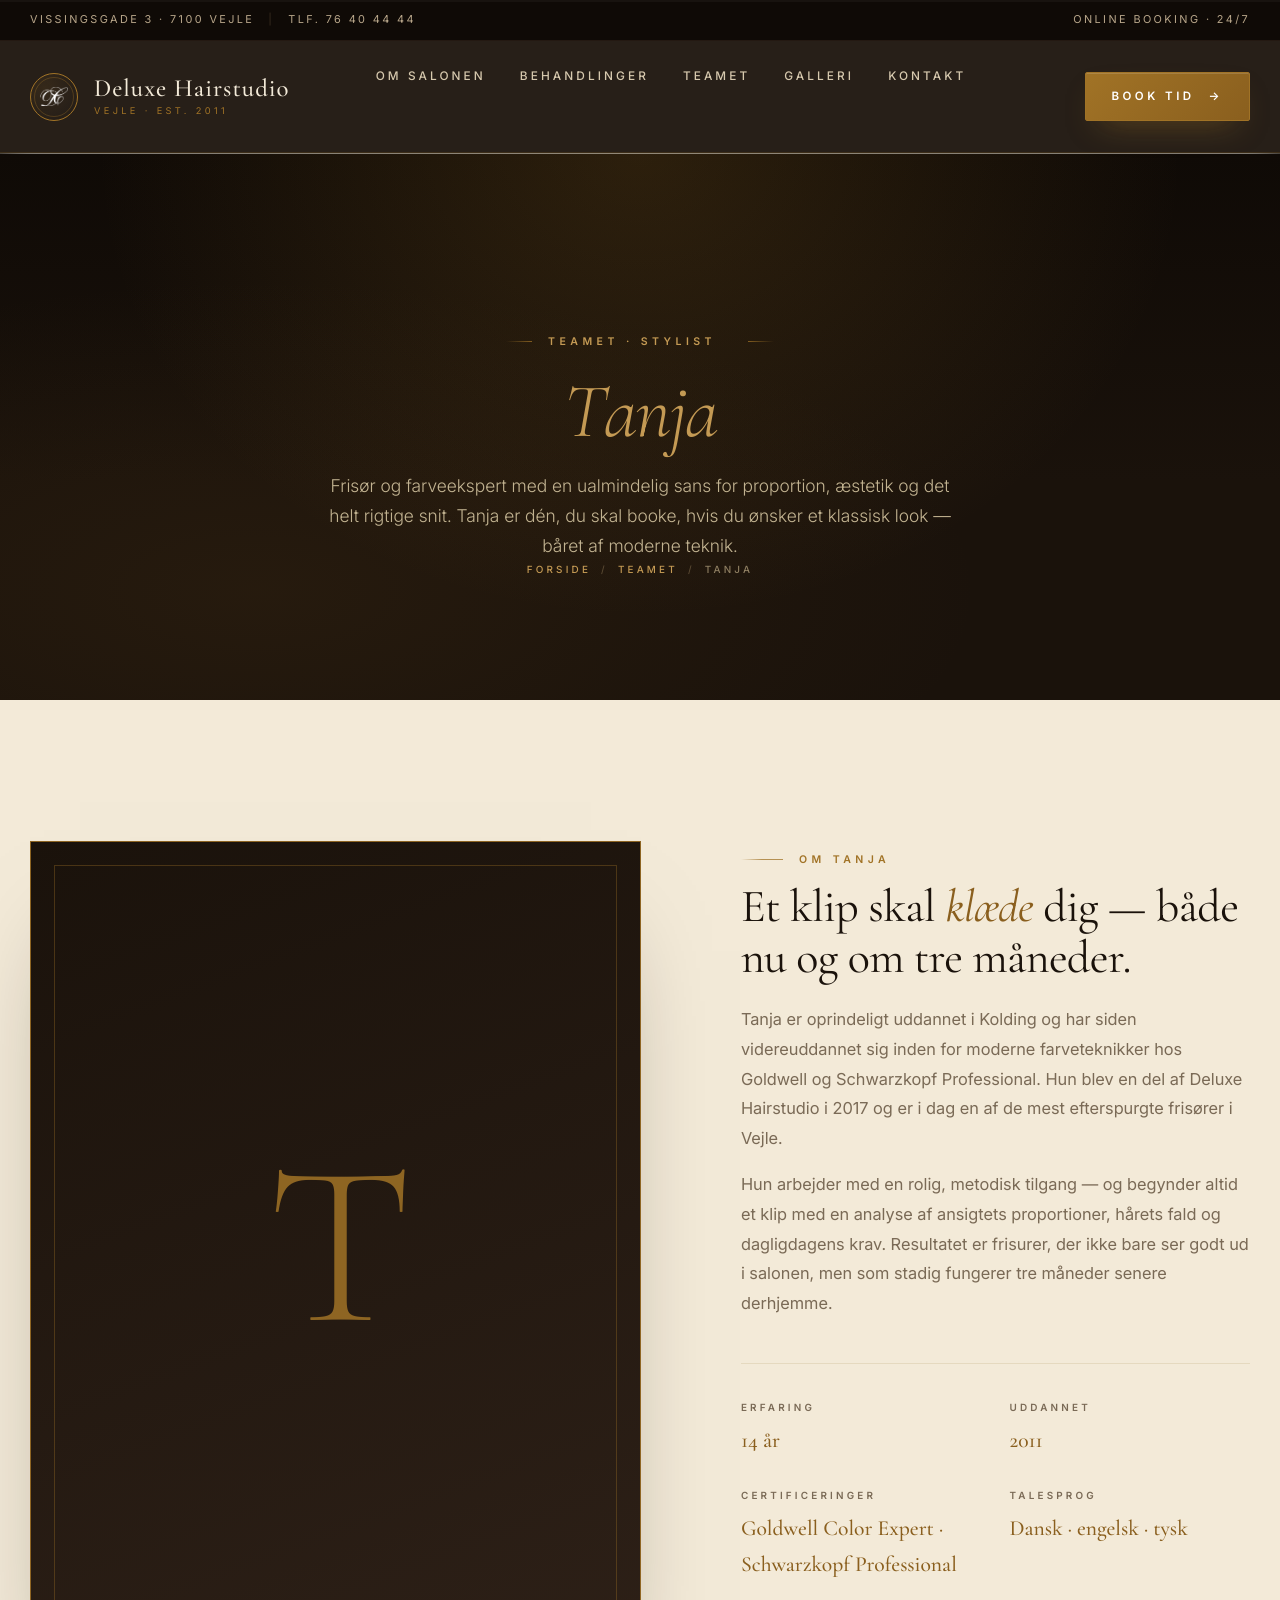
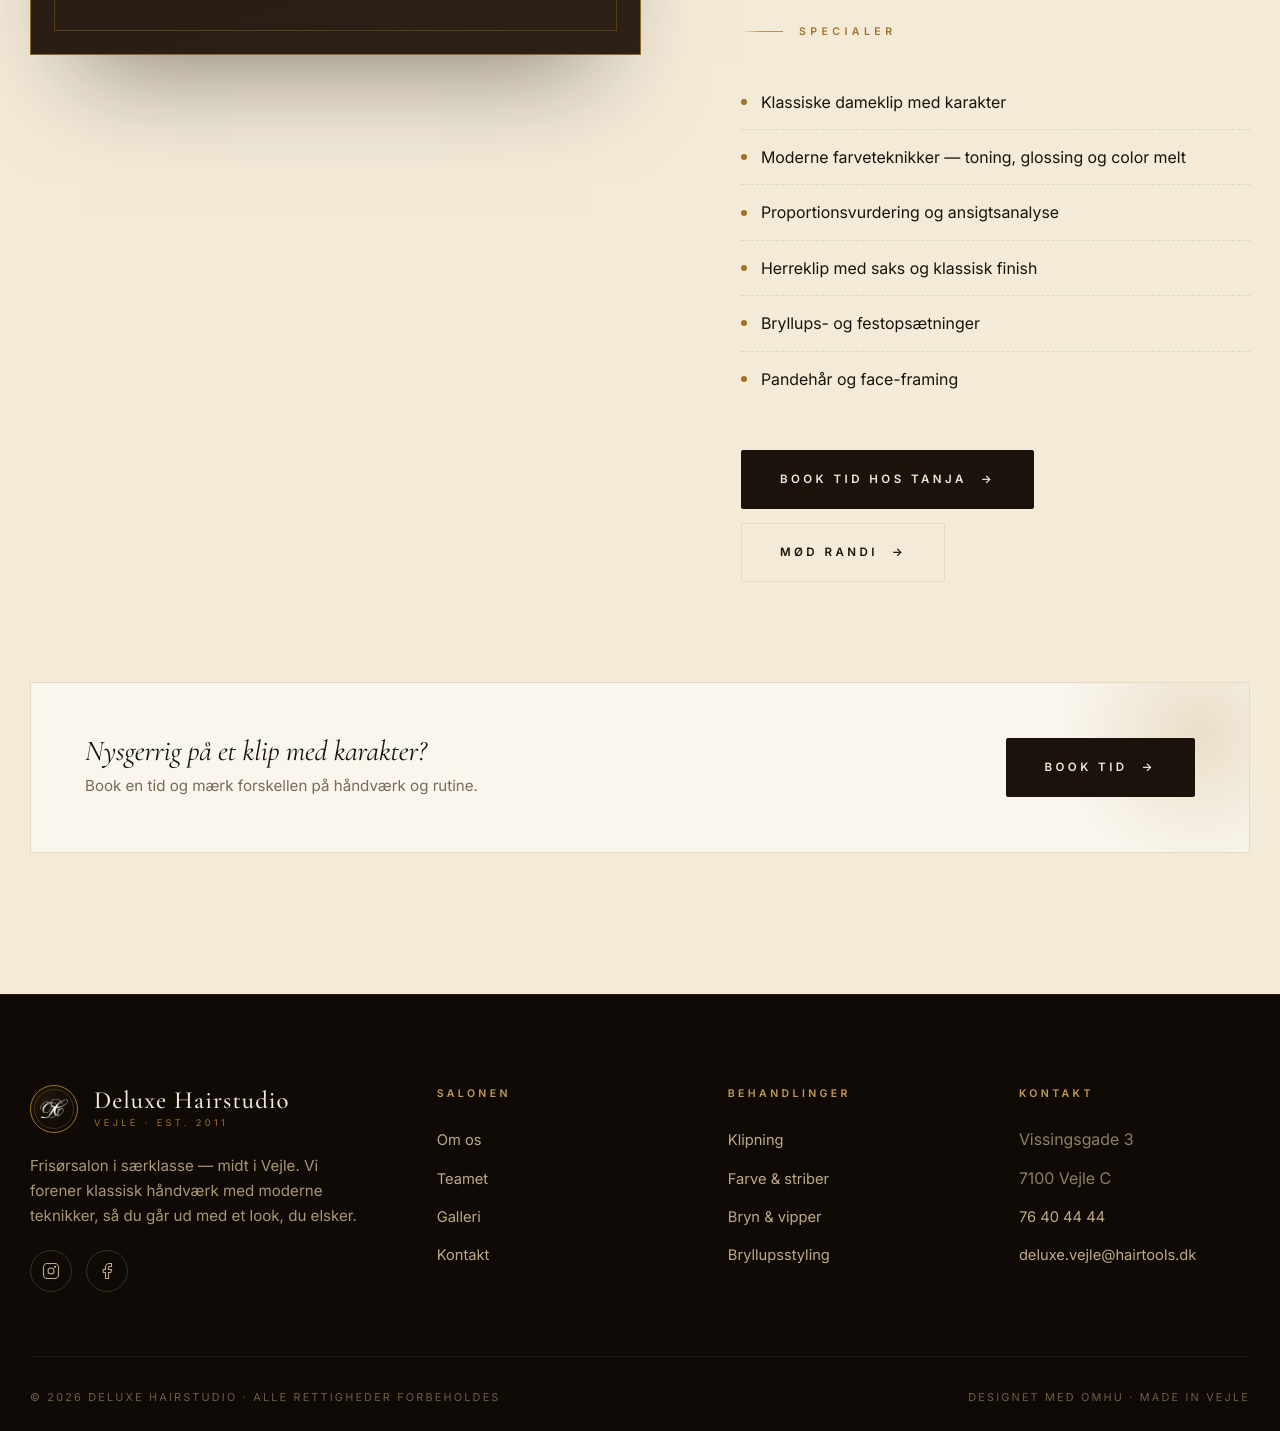
<file: tanja.html>
<!doctype html>
<html lang="da-DK">
<head>
<meta charset="utf-8" />
<meta name="viewport" content="width=device-width, initial-scale=1.0, viewport-fit=cover" />
<meta name="apple-mobile-web-app-capable" content="yes" />
<meta name="apple-mobile-web-app-status-bar-style" content="black-translucent" />
<meta name="format-detection" content="telephone=no" />
<title>Tanja · Frisør i Vejle · Deluxe Hairstudio</title>
<meta name="description" content="Mød Tanja — erfaren frisør i Vejle hos Deluxe Hairstudio. Specialist i klassiske dameklip, moderne farveteknikker og proportionsanalyse. Book tid online." />
<meta name="keywords" content="Tanja frisør Vejle, frisør Vejle, dameklip Vejle, farveteknikker Vejle, klassisk klip Vejle, Deluxe Hairstudio Tanja, frisør midtby Vejle" />
<meta name="theme-color" content="#1a120b" />
<meta name="robots" content="index,follow,max-image-preview:large" />
<meta name="author" content="Deluxe Hairstudio" />

<link rel="canonical" href="https://deluxehairstudio.dk/tanja" />
<link rel="icon" href="cropped-monogram.png" />
<link rel="preconnect" href="https://fonts.googleapis.com" />
<link rel="preconnect" href="https://fonts.gstatic.com" crossorigin />
<link href="https://fonts.googleapis.com/css2?family=Cormorant+Garamond:ital,wght@0,300;0,400;0,500;0,600;0,700;1,300;1,400;1,500&family=Inter:wght@300;400;500;600;700&display=swap" rel="stylesheet" />

<!-- Geo -->
<meta name="geo.region" content="DK-83" />
<meta name="geo.placename" content="Vejle" />
<meta name="geo.position" content="55.709561;9.535619" />
<meta name="ICBM" content="55.709561, 9.535619" />

<!-- Open Graph -->
<meta property="og:type" content="profile" />
<meta property="og:site_name" content="Deluxe Hairstudio" />
<meta property="og:title" content="Tanja · Frisør i Vejle · Deluxe Hairstudio" />
<meta property="og:description" content="Tanja er en af Vejles mest efterspurgte frisører — specialist i klassiske dameklip og moderne farveteknikker." />
<meta property="og:url" content="https://deluxehairstudio.dk/tanja" />
<meta property="og:locale" content="da_DK" />
<meta property="profile:first_name" content="Tanja" />
<meta property="profile:gender" content="female" />

<!-- Twitter -->
<meta name="twitter:card" content="summary_large_image" />
<meta name="twitter:title" content="Tanja · Frisør i Vejle · Deluxe Hairstudio" />
<meta name="twitter:description" content="Klassiske dameklip og moderne farveteknikker — book Tanja hos Deluxe Hairstudio i Vejle." />

<link rel="stylesheet" href="deluxe.css" />

<!-- Person JSON-LD -->
<script type="application/ld+json">
{
  "@context":"https://schema.org",
  "@type":"Person",
  "@id":"https://deluxehairstudio.dk/tanja#person",
  "name":"Tanja",
  "jobTitle":"Frisør & farveekspert",
  "worksFor":{"@id":"https://deluxehairstudio.dk/#salon"},
  "url":"https://deluxehairstudio.dk/tanja",
  "knowsAbout":["Dameklip","Klassisk klip","Farveteknikker","Goldwell Color","Schwarzkopf Professional","Proportionsanalyse","Styling"],
  "workLocation":{
    "@type":"Place",
    "name":"Deluxe Hairstudio",
    "address":{
      "@type":"PostalAddress",
      "streetAddress":"Vissingsgade 3",
      "addressLocality":"Vejle",
      "postalCode":"7100",
      "addressCountry":"DK"
    }
  }
}
</script>

<!-- Breadcrumb JSON-LD -->
<script type="application/ld+json">
{
  "@context":"https://schema.org",
  "@type":"BreadcrumbList",
  "itemListElement":[
    {"@type":"ListItem","position":1,"name":"Forside","item":"https://deluxehairstudio.dk/"},
    {"@type":"ListItem","position":2,"name":"Teamet","item":"https://deluxehairstudio.dk/#team"},
    {"@type":"ListItem","position":3,"name":"Tanja","item":"https://deluxehairstudio.dk/tanja"}
  ]
}
</script>
</head>
<body>

<!-- ============ TOP BAR ============ -->
<div class="topbar">
  <div class="container topbar-inner">
    <div><span>Vissingsgade 3 · 7100 Vejle</span><span class="pipe hide-sm">|</span><a href="tel:+4576404444" class="hide-sm">Tlf. 76 40 44 44</a></div>
    <div class="hide-sm">Online booking · 24/7</div>
  </div>
</div>

<!-- ============ HEADER ============ -->
<header class="site-header">
  <div class="container">
    <nav class="nav">
      <a class="brand" href="/" aria-label="Deluxe Hairstudio forside">
        <span class="brand-mark">
          <img src="cropped-monogram.png" alt="Deluxe Hairstudio monogram"/>
        </span>
        <span class="brand-text">
          <span class="brand-name">Deluxe Hairstudio</span>
          <span class="brand-tag">Vejle · Est. 2011</span>
        </span>
      </a>

      <div class="nav-links" id="navLinks">
        <a href="/#om">Om salonen</a>
        <a href="behandlinger.html">Behandlinger</a>
        <a href="/#team" aria-current="page">Teamet</a>
        <a href="galleri.html">Galleri</a>
        <a href="/#kontakt">Kontakt</a>
        <a class="btn btn-primary" href="https://salonbook.one/?deluxe.vejle#/" target="_blank" rel="noopener">Book tid <span class="arrow">→</span></a>
      </div>

      <div class="nav-cta">
        <a class="btn btn-primary" href="https://salonbook.one/?deluxe.vejle#/" target="_blank" rel="noopener">Book tid <span class="arrow">→</span></a>
      </div>

      <button class="menu-toggle" id="menuToggle" aria-label="Åbn menu" aria-expanded="false"><span></span></button>
    </nav>
  </div>
</header>

<!-- ============ PAGE HERO ============ -->
<section class="page-hero">
  <div class="container">
    <div class="eyebrow center reveal"><span>Teamet · stylist</span></div>
    <h1 class="reveal" data-split><em>Tanja</em></h1>
    <p class="lead reveal">Frisør og farveekspert med en ualmindelig sans for proportion, æstetik og det helt rigtige snit. Tanja er dén, du skal booke, hvis du ønsker et klassisk look — båret af moderne teknik.</p>
    <div class="crumbs reveal"><a href="/">Forside</a> <span class="sep">/</span> <a href="/#team">Teamet</a> <span class="sep">/</span> Tanja</div>
  </div>
</section>

<!-- ============ PROFILE ============ -->
<section class="section section-cream">
  <div class="container">
    <div class="profile reveal">
      <div class="profile-image mono-fallback" data-initial="T">
        <div class="profile-image-inner">
          <!-- Authentic photo can be added here when available -->
        </div>
      </div>

      <div>
        <div class="eyebrow"><span>Om Tanja</span></div>
        <h2 style="font-family:'Cormorant Garamond',serif;font-weight:400;font-size:clamp(2rem,3.6vw,3rem);margin:14px 0 22px;line-height:1.1">Et klip skal <em style="color:var(--gold-2);font-style:italic">klæde</em> dig — både nu og om tre måneder.</h2>
        <p style="color:var(--muted);line-height:1.8;font-size:1.03rem">Tanja er oprindeligt uddannet i Kolding og har siden videreuddannet sig inden for moderne farveteknikker hos Goldwell og Schwarzkopf Professional. Hun blev en del af Deluxe Hairstudio i 2017 og er i dag en af de mest efterspurgte frisører i Vejle.</p>
        <p style="color:var(--muted);line-height:1.8;font-size:1.03rem">Hun arbejder med en rolig, metodisk tilgang — og begynder altid et klip med en analyse af ansigtets proportioner, hårets fald og dagligdagens krav. Resultatet er frisurer, der ikke bare ser godt ud i salonen, men som stadig fungerer tre måneder senere derhjemme.</p>

        <div class="profile-meta">
          <div class="item">
            <div class="label">Erfaring</div>
            <div class="val">14 år</div>
          </div>
          <div class="item">
            <div class="label">Uddannet</div>
            <div class="val">2011</div>
          </div>
          <div class="item">
            <div class="label">Certificeringer</div>
            <div class="val">Goldwell Color Expert · Schwarzkopf Professional</div>
          </div>
          <div class="item">
            <div class="label">Talesprog</div>
            <div class="val">Dansk · engelsk · tysk</div>
          </div>
        </div>

        <div class="eyebrow" style="margin-top:40px"><span>Specialer</span></div>
        <ul class="profile-specialities">
          <li>Klassiske dameklip med karakter</li>
          <li>Moderne farveteknikker — toning, glossing og color melt</li>
          <li>Proportionsvurdering og ansigtsanalyse</li>
          <li>Herreklip med saks og klassisk finish</li>
          <li>Bryllups- og festopsætninger</li>
          <li>Pandehår og face-framing</li>
        </ul>

        <div style="margin-top:44px;display:flex;gap:14px;flex-wrap:wrap">
          <a class="btn btn-dark" href="https://salonbook.one/?deluxe.vejle#/" target="_blank" rel="noopener">Book tid hos Tanja <span class="arrow">→</span></a>
          <a class="btn btn-outline" href="randi.html" style="border-color:var(--line-light);color:var(--ink)">Mød Randi <span class="arrow">→</span></a>
        </div>
      </div>
    </div>

    <!-- CTA mini -->
    <div class="cta-mini reveal" style="margin-top:100px">
      <div>
        <h3>Nysgerrig på et klip med karakter?</h3>
        <p>Book en tid og mærk forskellen på håndværk og rutine.</p>
      </div>
      <a class="btn btn-dark" href="https://salonbook.one/?deluxe.vejle#/" target="_blank" rel="noopener">Book tid <span class="arrow">→</span></a>
    </div>
  </div>
</section>

<!-- ============ FOOTER ============ -->
<footer class="site-footer">
  <div class="container">
    <div class="footer-grid">
      <div class="footer-brand">
        <a class="brand" href="/" style="color:var(--cream)">
          <span class="brand-mark"><img src="cropped-monogram.png" alt=""/></span>
          <span class="brand-text">
            <span class="brand-name">Deluxe Hairstudio</span>
            <span class="brand-tag">Vejle · Est. 2011</span>
          </span>
        </a>
        <p>Frisørsalon i særklasse — midt i Vejle. Vi forener klassisk håndværk med moderne teknikker, så du går ud med et look, du elsker.</p>
        <div class="socials">
          <a href="https://www.instagram.com/deluxehairstudio/" target="_blank" rel="noopener" aria-label="Instagram">
            <svg width="18" height="18" viewBox="0 0 24 24" fill="none" stroke="currentColor" stroke-width="1.5"><rect x="2" y="2" width="20" height="20" rx="5"/><circle cx="12" cy="12" r="4"/><circle cx="17.5" cy="6.5" r=".75" fill="currentColor"/></svg>
          </a>
          <a href="https://www.facebook.com/deluxecoiffure/" target="_blank" rel="noopener" aria-label="Facebook">
            <svg width="18" height="18" viewBox="0 0 24 24" fill="none" stroke="currentColor" stroke-width="1.5"><path d="M18 2h-3a5 5 0 0 0-5 5v3H7v4h3v8h4v-8h3l1-4h-4V7a1 1 0 0 1 1-1h3z"/></svg>
          </a>
        </div>
      </div>

      <div class="footer-col">
        <h5>Salonen</h5>
        <ul>
          <li><a href="/#om">Om os</a></li>
          <li><a href="/#team">Teamet</a></li>
          <li><a href="galleri.html">Galleri</a></li>
          <li><a href="/#kontakt">Kontakt</a></li>
        </ul>
      </div>

      <div class="footer-col">
        <h5>Behandlinger</h5>
        <ul>
          <li><a href="behandlinger.html">Klipning</a></li>
          <li><a href="behandlinger.html">Farve & striber</a></li>
          <li><a href="behandlinger.html">Bryn & vipper</a></li>
          <li><a href="behandlinger.html">Bryllupsstyling</a></li>
        </ul>
      </div>

      <div class="footer-col">
        <h5>Kontakt</h5>
        <ul>
          <li>Vissingsgade 3</li>
          <li>7100 Vejle C</li>
          <li><a href="tel:+4576404444">76 40 44 44</a></li>
          <li><a href="mailto:deluxe.vejle@hairtools.dk">deluxe.vejle@hairtools.dk</a></li>
        </ul>
      </div>
    </div>

    <div class="footer-bottom">
      <div>© <span id="year"></span> Deluxe Hairstudio · Alle rettigheder forbeholdes</div>
      <div>Designet med omhu · Made in Vejle</div>
    </div>
  </div>
</footer>

<!-- ============ LUXURY UI ELEMENTS ============ -->
<div class="scroll-progress" id="scrollProgress" aria-hidden="true"><span></span></div>
<div class="gold-cursor" id="goldCursor" aria-hidden="true"></div>
<div class="gold-cursor-dot" id="goldCursorDot" aria-hidden="true"></div>

<script src="deluxe.js" defer></script>

</body>
</html>
</file>
<file: deluxe.css>
:root{
  /* Deep warm browns & authentic gold — from the original deluxehairstudio.dk palette */
  --bg:#1a120b;          /* deep espresso */
  --bg-2:#241912;        /* slightly lifted brown */
  --bg-3:#2d2017;        /* card brown */
  --cream:#f3ead8;       /* warm cream */
  --cream-2:#e7dcc2;     /* soft champagne */
  --ivory:#faf6ed;       /* paper */
  --gold:#a17326;        /* THE authentic brand gold-brown */
  --gold-2:#8a5f1e;      /* deeper brown-gold for body */
  --gold-soft:#c49a54;   /* soft warm highlight */
  --gold-glow:rgba(161,115,38,.18);
  --bronze:#6b4a1d;      /* dark bronze */
  --ink:#1a120b;         /* espresso for text */
  --muted:#7a6a56;       /* warm muted brown */
  --line:#2d2017;
  --line-light:#e5d9bf;
  --shadow:0 40px 80px -40px rgba(26,18,11,.45);
  --radius:2px;
  --container:1260px;
  --ease:cubic-bezier(.2,.7,.2,1);
}

*,*::before,*::after{box-sizing:border-box}
html{scroll-behavior:smooth}
body{
  margin:0;
  font-family:'Inter',system-ui,-apple-system,sans-serif;
  font-weight:400;
  font-size:16px;
  line-height:1.65;
  color:var(--ink);
  background:var(--ivory);
  -webkit-font-smoothing:antialiased;
  -moz-osx-font-smoothing:grayscale;
  text-rendering:geometricPrecision;
}

img{max-width:100%;display:block}
a{color:inherit;text-decoration:none}
button{font-family:inherit;cursor:pointer;border:0;background:none}

::selection{background:var(--gold);color:#fff}

h1,h2,h3,h4{
  font-family:'Cormorant Garamond',serif;
  font-weight:400;
  letter-spacing:-.012em;
  margin:0 0 .4em;
  line-height:1.04;
  font-feature-settings:"liga","dlig","kern";
}
h1{font-size:clamp(3rem,7.6vw,7rem);font-weight:300;letter-spacing:-.022em;line-height:.98}
h2{font-size:clamp(2.2rem,4.8vw,4.2rem);font-weight:400;letter-spacing:-.014em}
h3{font-size:clamp(1.5rem,2.6vw,2.1rem);font-weight:500;letter-spacing:-.008em}
p{margin:0 0 1em}

.container{width:100%;max-width:var(--container);margin:0 auto;padding:0 28px}

.eyebrow{
  font-family:'Inter',sans-serif;
  font-size:.66rem;
  font-weight:600;
  letter-spacing:.42em;
  text-transform:uppercase;
  color:var(--gold);
  display:inline-flex;
  align-items:center;
  gap:16px;
}
.eyebrow::before{
  content:"";width:42px;height:1px;background:
    linear-gradient(90deg,transparent,var(--gold) 50%,var(--gold));
  opacity:.75;
}
.eyebrow.center{justify-content:center}
.eyebrow.center::before{
  width:26px;
  background:linear-gradient(90deg,transparent,var(--gold));
}
.eyebrow.center::after{
  content:"";width:26px;height:1px;
  background:linear-gradient(90deg,var(--gold),transparent);
  opacity:.75;margin-left:16px;
}

.section{padding:clamp(90px,11vw,160px) 0}
.section-dark{background:var(--bg);color:var(--cream)}
.section-dark h1,.section-dark h2,.section-dark h3{color:var(--cream)}
.section-cream{background:var(--cream)}

/* ---------- BUTTONS ---------- */
.btn{
  display:inline-flex;
  align-items:center;
  gap:14px;
  padding:19px 38px;
  font-size:.72rem;
  font-weight:600;
  letter-spacing:.3em;
  text-transform:uppercase;
  border-radius:var(--radius);
  transition:all .45s var(--ease);
  white-space:nowrap;
  cursor:pointer;
  position:relative;
  overflow:hidden;
}
.btn::before{
  content:"";position:absolute;inset:0;
  background:linear-gradient(100deg,transparent 30%,rgba(255,255,255,.12) 50%,transparent 70%);
  transform:translateX(-110%);transition:transform .7s var(--ease);
}
.btn:hover::before{transform:translateX(110%)}
.btn-primary{
  background:linear-gradient(135deg,var(--gold) 0%,var(--gold-2) 100%);
  color:#fff;border:1px solid var(--gold);
  box-shadow:0 14px 32px -16px rgba(161,115,38,.65),inset 0 1px 0 rgba(255,255,255,.14);
}
.btn-primary:hover{
  background:linear-gradient(135deg,var(--gold-2) 0%,var(--bronze) 100%);
  border-color:var(--gold-2);transform:translateY(-2px);
  box-shadow:0 22px 44px -18px rgba(161,115,38,.8),inset 0 1px 0 rgba(255,255,255,.14);
}
.btn-outline{background:transparent;color:var(--cream);border:1px solid rgba(243,234,216,.32)}
.btn-outline:hover{background:var(--cream);color:var(--ink);border-color:var(--cream)}
.btn-dark{background:var(--ink);color:var(--cream);border:1px solid var(--ink)}
.btn-dark:hover{background:var(--gold);border-color:var(--gold);color:#fff}
.btn .arrow{display:inline-block;transition:transform .4s var(--ease);position:relative;z-index:1}
.btn:hover .arrow{transform:translateX(7px)}

/* ---------- TOP BAR ---------- */
.topbar{
  background:#0f0a06;
  color:#b8a68a;
  font-size:.68rem;
  letter-spacing:.22em;
  text-transform:uppercase;
  padding:11px 0;
  border-bottom:1px solid #241912;
}
.topbar-inner{display:flex;justify-content:space-between;align-items:center;gap:20px}
.topbar a{transition:color .25s}
.topbar a:hover{color:var(--gold-soft)}
.topbar .pipe{color:#3a2e20;margin:0 14px}
@media(max-width:640px){.topbar .hide-sm{display:none}}

/* ---------- HEADER ---------- */
.site-header{
  position:sticky;top:0;z-index:50;
  background:rgba(26,18,11,.94);
  backdrop-filter:blur(18px) saturate(130%);
  -webkit-backdrop-filter:blur(18px) saturate(130%);
  border-bottom:1px solid rgba(161,115,38,.18);
  transition:padding .3s var(--ease);
}
.nav{display:flex;align-items:center;justify-content:space-between;padding:20px 0;gap:24px}
.brand{display:flex;align-items:center;gap:16px;color:var(--cream)}
.brand-mark{
  width:48px;height:48px;display:grid;place-items:center;
  border:1px solid var(--gold);border-radius:50%;
  position:relative;transition:all .4s var(--ease);
  background:radial-gradient(circle at 30% 30%,rgba(161,115,38,.12),transparent 70%);
}
.brand-mark::after{
  content:"";position:absolute;inset:3px;border:1px solid rgba(161,115,38,.35);
  border-radius:50%;pointer-events:none;
}
.brand:hover .brand-mark{border-color:var(--gold-soft);transform:rotate(-8deg)}
.brand-mark img{width:28px;height:28px;object-fit:contain;filter:brightness(0) invert(1)}
.brand-text{display:flex;flex-direction:column;line-height:1}
.brand-name{
  font-family:'Cormorant Garamond',serif;
  font-size:1.55rem;
  letter-spacing:.04em;
  color:var(--cream);
  font-weight:500;
}
.brand-tag{
  font-size:.58rem;
  letter-spacing:.36em;
  text-transform:uppercase;
  color:var(--gold);
  margin-top:5px;
}
.nav-links{display:flex;gap:34px;align-items:center}
.nav-links a{
  color:#d7c9ae;
  font-size:.74rem;
  font-weight:500;
  letter-spacing:.26em;
  text-transform:uppercase;
  position:relative;
  padding:6px 0;
  transition:color .25s;
}
.nav-links a::after{
  content:"";position:absolute;left:0;bottom:0;
  width:0;height:1px;background:var(--gold);
  transition:width .35s var(--ease);
}
.nav-links a:hover{color:var(--cream)}
.nav-links a:hover::after{width:100%}
.nav-cta .btn{padding:14px 26px}
/* On desktop, only show the dedicated .nav-cta button — hide the duplicate inside nav-links */
.nav-links .btn{display:none}
.menu-toggle{display:none;width:44px;height:44px;align-items:center;justify-content:center;color:var(--cream)}
.menu-toggle span{width:22px;height:1.5px;background:var(--cream);position:relative;display:block;transition:.3s}
.menu-toggle span::before,.menu-toggle span::after{content:"";position:absolute;left:0;width:22px;height:1.5px;background:var(--cream);transition:.3s}
.menu-toggle span::before{top:-7px}
.menu-toggle span::after{top:7px}
.menu-toggle.open span{background:transparent}
.menu-toggle.open span::before{transform:rotate(45deg);top:0}
.menu-toggle.open span::after{transform:rotate(-45deg);top:0}
@media(max-width:980px){
  .menu-toggle{display:flex}
  /* IMPORTANT: backdrop-filter on .site-header creates a containing block
     that breaks position:fixed on .nav-links — disable it on mobile so the
     mobile drawer can occupy the full viewport. */
  .site-header{
    backdrop-filter:none; -webkit-backdrop-filter:none;
    background:rgba(26,18,11,.97);
  }
  .nav-links{
    position:fixed;inset:0 0 0 auto;width:min(360px,82vw);
    background:#1a120b;flex-direction:column;align-items:flex-start;justify-content:center;
    gap:30px;padding:60px 40px;transform:translateX(105%);
    transition:transform .4s var(--ease);border-left:1px solid #2d2017;
    z-index:1000;
  }
  .nav-links.open{transform:translateX(0)}
  .nav-links a{font-size:1rem}
  .nav-cta{display:none}
  .nav-links .btn{display:inline-flex !important;margin-top:10px}
}

/* ---------- HERO ---------- */
.hero{
  position:relative;
  background:#0f0a06;
  color:var(--cream);
  overflow:hidden;
  min-height:92vh;
  display:flex;
  align-items:flex-end;
  padding-bottom:80px;
}
.hero-media{position:absolute;inset:0;overflow:hidden}
.hero-media video,
.hero-media img{
  width:100%;height:100%;object-fit:cover;
  position:absolute;inset:0;
  filter:saturate(1) contrast(1.04) brightness(.8) sepia(.08);
}
.hero-media::after{
  content:"";position:absolute;inset:0;
  background:
    linear-gradient(180deg,rgba(15,10,6,.3) 0%,rgba(15,10,6,.08) 32%,rgba(15,10,6,.96) 100%),
    radial-gradient(ellipse at 15% 10%,rgba(161,115,38,.22),transparent 55%),
    radial-gradient(ellipse at 90% 0%,rgba(107,74,29,.18),transparent 50%);
}
.hero-inner{
  position:relative;z-index:2;
  max-width:920px;
  padding-top:140px;
}
.hero h1{
  font-weight:300;
  letter-spacing:-.028em;
  margin-top:30px;
  color:var(--cream);
  text-shadow:0 2px 40px rgba(0,0,0,.3);
}
.hero h1 em{
  font-style:italic;
  font-weight:300;
  color:var(--gold-soft);
  font-family:'Cormorant Garamond',serif;
}
.hero p.lead{
  font-size:1.15rem;
  max-width:560px;
  color:#ddcfb3;
  margin-top:28px;
  font-weight:300;
  line-height:1.65;
}
.hero-actions{display:flex;gap:14px;flex-wrap:wrap;margin-top:42px}
.hero-meta{
  position:absolute;left:0;right:0;bottom:0;z-index:3;
  display:flex;justify-content:space-between;align-items:center;flex-wrap:wrap;gap:24px;
  padding:22px 28px;max-width:var(--container);margin:0 auto;
  border-top:1px solid rgba(161,115,38,.28);
}
.hero-meta-list{display:flex;gap:50px;flex-wrap:wrap}
.hero-meta .item{
  font-size:.65rem;
  letter-spacing:.28em;
  text-transform:uppercase;
  color:#b8a68a;
  line-height:1.2;
}
.hero-meta .item strong{
  display:block;
  font-family:'Cormorant Garamond',serif;
  font-style:italic;
  font-size:1.1rem;
  letter-spacing:0;
  text-transform:none;
  color:var(--gold-soft);
  margin-top:5px;
  font-weight:500;
}
.hero-scroll{
  font-size:.62rem;letter-spacing:.36em;text-transform:uppercase;
  color:#b8a68a;display:flex;align-items:center;gap:12px;
}
.hero-scroll::after{
  content:"";width:40px;height:1px;background:var(--gold);
  animation:scroll 2.4s ease-in-out infinite;
}
@keyframes scroll{0%,100%{opacity:.3;transform:scaleX(.5)}50%{opacity:1;transform:scaleX(1)}}
@media(max-width:780px){
  .hero-scroll{display:none}
  .hero-meta-list{gap:28px}
}

/* Sound toggle for hero video */
.sound-toggle{
  position:absolute;right:24px;top:24px;z-index:4;
  width:46px;height:46px;border-radius:50%;
  border:1px solid rgba(243,234,216,.22);
  background:rgba(26,18,11,.55);backdrop-filter:blur(8px);
  color:var(--cream);display:grid;place-items:center;
  transition:all .3s;
}
.sound-toggle:hover{border-color:var(--gold);color:var(--gold-soft)}

/* ---------- INTRO ---------- */
.intro{
  display:grid;grid-template-columns:1.05fr 1fr;gap:90px;align-items:center;
}
.intro-text h2{margin-top:18px}
.intro-text h2 em{color:var(--gold-2);font-style:italic}
.intro-text .signature{
  margin-top:32px;
  font-family:'Cormorant Garamond',serif;font-style:italic;font-size:1.5rem;color:var(--gold-2);
  font-weight:400;
}
.intro-text .small{
  font-size:.7rem;letter-spacing:.28em;text-transform:uppercase;color:var(--muted);margin-top:6px;
}
.intro-image{
  position:relative;aspect-ratio:4/5;background:#e9e2d0;
  box-shadow:0 50px 90px -50px rgba(26,18,11,.45);
}
.intro-image-inner{
  position:absolute;inset:0;overflow:hidden;
}
.intro-image img{
  width:100%;height:100%;object-fit:cover;
  transition:transform 1.6s var(--ease);
}
.intro-image:hover img{transform:scale(1.05)}
.intro-image::before{
  content:"";position:absolute;inset:-14px;
  border:1px solid var(--gold);opacity:.4;pointer-events:none;
  z-index:-1;
}
.intro-image::after{
  content:"";position:absolute;inset:18px;
  border:1px solid rgba(255,255,255,.4);z-index:2;pointer-events:none;
}
.intro-stats{
  display:grid;grid-template-columns:repeat(3,1fr);gap:30px;
  margin-top:56px;padding-top:40px;
  border-top:1px solid var(--line-light);
}
.intro-stat .num{
  font-family:'Cormorant Garamond',serif;font-size:3.2rem;color:var(--gold-2);
  line-height:1;font-weight:400;
}
.intro-stat .label{
  font-size:.65rem;letter-spacing:.28em;text-transform:uppercase;color:var(--muted);margin-top:10px;
}
@media(max-width:880px){.intro{grid-template-columns:1fr;gap:50px}}

/* ---------- VALUES ---------- */
.values{display:grid;grid-template-columns:repeat(4,1fr);gap:24px;margin-top:70px}
.value{
  text-align:center;padding:46px 24px;
  border:1px solid rgba(161,115,38,.18);
  transition:border-color .4s,background .4s,transform .4s;
  background:rgba(36,25,18,.35);
}
.value:hover{
  border-color:var(--gold);background:rgba(161,115,38,.08);transform:translateY(-3px);
  box-shadow:0 24px 50px -30px rgba(161,115,38,.45);
}
.value-icon{
  width:56px;height:56px;margin:0 auto 24px;
  border:1px solid var(--gold);border-radius:50%;
  display:grid;place-items:center;color:var(--gold-soft);
  background:rgba(161,115,38,.08);
}
.value h4{
  font-family:'Cormorant Garamond',serif;font-size:1.45rem;margin-bottom:10px;
  font-weight:500;color:var(--cream);
}
.value p{font-size:.92rem;color:#c2b391;margin:0;line-height:1.65}
@media(max-width:980px){.values{grid-template-columns:repeat(2,1fr)}}
@media(max-width:520px){.values{grid-template-columns:1fr}}

/* ---------- HEADING BLOCK ---------- */
.section-head{text-align:center;max-width:720px;margin:0 auto 80px}
.section-head .eyebrow{margin-bottom:22px}
.section-head h2 em{font-style:italic;color:var(--gold-2)}
.section-dark .section-head h2 em{color:var(--gold)}
.section-head p{color:var(--muted);font-size:1.05rem;margin-top:16px;line-height:1.65}
.section-dark .section-head p{color:#c2b391}

/* ---------- SERVICES ---------- */
.services{display:grid;grid-template-columns:repeat(2,1fr);gap:32px}
.service-card{
  background:var(--ivory);border:1px solid var(--line-light);
  padding:54px 50px 50px;position:relative;transition:all .5s var(--ease);
  overflow:hidden;
}
.service-card::before{
  content:"";position:absolute;top:0;left:0;right:0;height:2px;
  background:linear-gradient(90deg,transparent,var(--gold) 20%,var(--gold) 80%,transparent);
  transform:scaleX(.3);transform-origin:center;opacity:0;transition:all .5s var(--ease);
}
.service-card:hover{
  transform:translateY(-6px);border-color:var(--gold);box-shadow:var(--shadow);
}
.service-card:hover::before{opacity:1;transform:scaleX(1)}
.service-card .cat{
  font-size:.65rem;letter-spacing:.32em;text-transform:uppercase;color:var(--gold-2);
  margin-bottom:14px;display:block;font-weight:600;
}
.service-card h3{margin-bottom:28px;padding-bottom:24px;border-bottom:1px solid var(--line-light);font-weight:500}
.service-list{list-style:none;padding:0;margin:0}
.service-list li{
  display:flex;justify-content:space-between;align-items:flex-start;gap:24px;
  padding:16px 0;border-bottom:1px dashed rgba(0,0,0,.08);
}
.service-list li:last-child{border-bottom:0}
.service-list .name{font-weight:500;color:var(--ink);font-size:1.02rem}
.service-list .desc{font-size:.88rem;color:var(--muted);margin-top:5px;line-height:1.55}
.service-list .price{
  font-family:'Cormorant Garamond',serif;font-size:1.45rem;color:var(--gold-2);
  white-space:nowrap;font-weight:500;
}
.service-list .price small{
  font-family:'Inter',sans-serif;font-size:.65rem;letter-spacing:.2em;
  text-transform:uppercase;color:var(--muted);font-weight:400;margin-right:6px;
}
@media(max-width:880px){
  .services{grid-template-columns:1fr;gap:24px}
  .service-card{padding:38px 30px}
}
.services-foot{text-align:center;margin-top:70px;padding-top:44px;border-top:1px solid var(--line-light)}
.services-foot p{color:var(--muted);font-size:.95rem;margin-bottom:28px}

/* ---------- TEAM (refined arched portraits) ---------- */
.team{
  display:grid;grid-template-columns:repeat(2,1fr);gap:90px;
  max-width:1080px;margin:0 auto;align-items:start;
}
.member{
  position:relative;text-align:center;
  display:flex;flex-direction:column;align-items:center;
}
.member-photo{
  position:relative;width:240px;height:300px;
  margin:0 auto 32px;background:#241912;
  border-radius:120px 120px 8px 8px;
  overflow:hidden;
  box-shadow:0 30px 60px -30px rgba(0,0,0,.7), inset 0 0 0 1px rgba(196,154,84,.18);
  transition:transform .8s var(--ease), box-shadow .8s var(--ease);
}
.member:hover .member-photo{
  transform:translateY(-6px) scale(1.02);
  box-shadow:0 50px 80px -30px rgba(0,0,0,.85), inset 0 0 0 1px rgba(196,154,84,.4);
}
.member-photo-inner{position:absolute;inset:0;overflow:hidden;border-radius:inherit}
.member-photo-inner img{
  width:100%;height:100%;object-fit:cover;
  transition:transform 1.6s var(--ease), filter 1.6s var(--ease);
  filter:saturate(.92) contrast(1.02);
}
.member:hover .member-photo-inner img{transform:scale(1.08);filter:saturate(1.05) contrast(1.05)}
.member-photo::before{
  content:"";position:absolute;inset:-14px;
  border:1px solid rgba(161,115,38,.32);
  border-radius:134px 134px 12px 12px;
  z-index:-1;pointer-events:none;
  transition:transform .8s var(--ease);
}
.member:hover .member-photo::before{transform:scale(1.04)}
.member-photo::after{
  content:"";position:absolute;left:50%;bottom:-22px;
  transform:translateX(-50%);
  width:36px;height:1px;
  background:linear-gradient(90deg,transparent,var(--gold) 50%,transparent);
}
.member h3{margin-bottom:8px;font-weight:500;font-size:1.6rem}
.member .role{
  font-size:.66rem;letter-spacing:.36em;text-transform:uppercase;
  color:var(--gold-soft);margin-bottom:18px;font-weight:600;
}
.member p{color:#c2b391;font-size:.98rem;max-width:380px;line-height:1.7;margin:0 auto}
@media(max-width:780px){
  .team{grid-template-columns:1fr;gap:70px}
  .member-photo{width:200px;height:250px;border-radius:100px 100px 6px 6px}
  .member-photo::before{border-radius:114px 114px 10px 10px}
}

/* ---------- GALLERY ---------- */
.gallery{display:grid;grid-template-columns:repeat(12,1fr);grid-auto-rows:170px;gap:14px}
.gallery-item{overflow:hidden;position:relative;background:#241912}
.gallery-item img{
  width:100%;height:100%;object-fit:cover;transition:transform 1.4s var(--ease);
}
.gallery-item:hover img{transform:scale(1.06)}
.gallery-item::after{
  content:"";position:absolute;inset:0;
  background:linear-gradient(180deg,rgba(0,0,0,0) 55%,rgba(0,0,0,.4));opacity:0;transition:opacity .35s;
}
.gallery-item:hover::after{opacity:1}
.g-1{grid-column:span 7;grid-row:span 3}
.g-2{grid-column:span 5;grid-row:span 2}
.g-3{grid-column:span 5;grid-row:span 1}
.g-4{grid-column:span 4;grid-row:span 2}
.g-5{grid-column:span 4;grid-row:span 2}
.g-6{grid-column:span 4;grid-row:span 2}
@media(max-width:780px){
  .gallery{grid-auto-rows:140px}
  .g-1,.g-2,.g-3,.g-4,.g-5,.g-6{grid-column:span 6;grid-row:span 2}
}

/* ---------- TESTIMONIALS ---------- */
.testimonials-wrap{position:relative;max-width:920px;margin:0 auto}
.testimonial{text-align:center;padding:0 30px}
.testimonial .quote-mark{
  font-family:'Cormorant Garamond',serif;font-size:7rem;line-height:.3;color:var(--gold);
  display:block;margin-bottom:32px;font-weight:400;
}
.testimonial blockquote{
  font-family:'Cormorant Garamond',serif;font-style:italic;font-size:clamp(1.5rem,2.6vw,2.15rem);
  font-weight:400;line-height:1.5;margin:0 0 36px;color:var(--cream);letter-spacing:-.005em;
}
.testimonial cite{
  font-style:normal;font-size:.72rem;font-weight:600;letter-spacing:.32em;
  text-transform:uppercase;color:var(--gold-soft);display:block;
}
.testimonial .meta{font-size:.66rem;letter-spacing:.24em;text-transform:uppercase;color:#8f7f62;margin-top:8px}
.stars{color:var(--gold-soft);letter-spacing:8px;margin-bottom:26px;font-size:.85rem}
.testimonial-dots{display:flex;justify-content:center;gap:10px;margin-top:54px}
.testimonial-dots button{
  width:32px;height:2px;background:rgba(243,234,216,.15);transition:background .25s;border-radius:1px;
}
.testimonial-dots button.active{background:var(--gold-soft)}

/* ---------- INFO (HOURS + CONTACT) ---------- */
.info{
  display:grid;grid-template-columns:1fr 1fr;gap:0;
  border:1px solid var(--line-light);background:var(--ivory);
}
.info-col{padding:64px 52px}
.info-col + .info-col{border-left:1px solid var(--line-light)}
.info-col h3{
  font-family:'Cormorant Garamond',serif;font-size:1.9rem;margin-bottom:32px;
  display:flex;align-items:center;gap:14px;font-weight:500;
}
.info-col h3::before{content:"";width:34px;height:1px;background:var(--gold)}
.hours-list{list-style:none;padding:0;margin:0}
.hours-list li{
  display:flex;justify-content:space-between;padding:14px 0;
  border-bottom:1px dashed rgba(0,0,0,.08);font-size:1rem;
}
.hours-list li:last-child{border-bottom:0}
.hours-list .day{font-weight:500;letter-spacing:.04em}
.hours-list .time{color:var(--gold-2);font-family:'Cormorant Garamond',serif;font-size:1.25rem;font-weight:500}
.hours-list .closed{color:var(--muted);font-style:italic;font-family:'Cormorant Garamond',serif;font-size:1.25rem}
.contact-block{margin-bottom:34px}
.contact-block .label{
  font-size:.66rem;letter-spacing:.32em;text-transform:uppercase;color:var(--gold-2);margin-bottom:10px;font-weight:600;
}
.contact-block a,.contact-block address{
  font-style:normal;font-family:'Cormorant Garamond',serif;font-size:1.45rem;color:var(--ink);
  display:block;line-height:1.4;transition:color .25s;font-weight:500;
}
.contact-block a:hover{color:var(--gold-2)}
.info-cta{margin-top:40px;padding-top:30px;border-top:1px solid var(--line-light)}
@media(max-width:780px){
  .info{grid-template-columns:1fr}
  .info-col{padding:46px 32px}
  .info-col + .info-col{border-left:0;border-top:1px solid var(--line-light)}
}

/* ---------- BOOK BANNER ---------- */
.book-banner{
  background:
    linear-gradient(135deg,#1a120b 0%,#2d2017 55%,#1a120b 100%);
  color:var(--cream);padding:140px 0;text-align:center;
  position:relative;overflow:hidden;
}
.book-banner::before,.book-banner::after{
  content:"";position:absolute;width:460px;height:460px;border-radius:50%;
  background:radial-gradient(circle,rgba(161,115,38,.25),transparent 62%);pointer-events:none;
}
.book-banner::before{top:-180px;left:-140px}
.book-banner::after{bottom:-180px;right:-140px}
.book-banner .monogram{
  position:absolute;inset:0;display:grid;place-items:center;pointer-events:none;
  font-family:'Cormorant Garamond',serif;font-style:italic;
  font-size:clamp(18rem,32vw,34rem);line-height:1;font-weight:400;
  color:var(--gold);opacity:.05;letter-spacing:-.04em;user-select:none;
}
.book-banner .container{position:relative;z-index:2}
.book-banner .eyebrow{justify-content:center;margin-bottom:28px}
.book-banner h2{font-style:italic;margin:0 auto 24px;max-width:780px;font-weight:300;letter-spacing:-.02em}
.book-banner h2 .accent{color:var(--gold-soft);font-style:normal;font-family:'Cormorant Garamond',serif;font-style:italic}
.book-banner p{color:#c2b391;font-size:1.1rem;max-width:580px;margin:0 auto 44px;line-height:1.6}
.book-banner .btn-primary{padding:22px 52px}

/* ---------- FOOTER ---------- */
.site-footer{background:#0f0a06;color:#8f7f62;padding:90px 0 30px;border-top:1px solid #241912}
.footer-grid{display:grid;grid-template-columns:1.5fr 1fr 1fr 1fr;gap:60px;margin-bottom:64px}
.footer-brand .brand-name{color:var(--cream)}
.footer-brand p{color:#a89773;font-size:.95rem;max-width:340px;margin-top:20px;line-height:1.65}
.footer-col h5{
  font-size:.66rem;letter-spacing:.32em;text-transform:uppercase;color:var(--gold-soft);
  margin:0 0 24px;font-family:'Inter',sans-serif;font-weight:600;
}
.footer-col ul{list-style:none;padding:0;margin:0}
.footer-col li{margin-bottom:12px}
.footer-col a{font-size:.92rem;color:#bdab86;transition:color .25s}
.footer-col a:hover{color:var(--gold-soft)}
.socials{display:flex;gap:14px;margin-top:22px}
.socials a{
  width:42px;height:42px;border:1px solid #3a2e20;border-radius:50%;
  display:grid;place-items:center;color:#bdab86;transition:all .3s;
}
.socials a:hover{border-color:var(--gold);color:var(--gold-soft);transform:translateY(-2px)}
.footer-bottom{
  border-top:1px solid #241912;padding-top:32px;display:flex;
  justify-content:space-between;flex-wrap:wrap;gap:14px;
  font-size:.68rem;letter-spacing:.2em;text-transform:uppercase;color:#6e5e42;
}
.footer-bottom a:hover{color:var(--gold-soft)}
@media(max-width:980px){.footer-grid{grid-template-columns:1fr 1fr;gap:44px}}
@media(max-width:520px){.footer-grid{grid-template-columns:1fr}}

/* ---------- ANIMATIONS ---------- */
.reveal{opacity:0;transform:translateY(32px);transition:opacity .9s var(--ease),transform .9s var(--ease)}
.reveal.in{opacity:1;transform:none}

/* ---------- DIVIDER ---------- */
.divider-ornament{display:flex;align-items:center;justify-content:center;gap:22px;color:var(--gold);margin:18px auto 26px;font-size:.85rem;opacity:.9}
.divider-ornament::before,.divider-ornament::after{
  content:"";flex:0 0 64px;height:1px;
  background:linear-gradient(90deg,transparent,var(--gold));opacity:.6;
}
.divider-ornament::after{background:linear-gradient(90deg,var(--gold),transparent)}

/* ============================================================
   ADDITIONS FOR SUB-PAGES & ADVANCED ANIMATIONS
   ============================================================ */

/* ---------- PAGE HERO (small hero for sub-pages) ---------- */
.page-hero{
  position:relative;padding:170px 0 90px;
  background:
    linear-gradient(180deg,#0f0a06 0%,#1a120b 60%,var(--bg) 100%);
  color:var(--cream);overflow:hidden;text-align:center;
}
.page-hero::before{
  content:"";position:absolute;inset:0;
  background:
    radial-gradient(ellipse at 50% 0%,rgba(161,115,38,.2),transparent 60%),
    radial-gradient(ellipse at 20% 80%,rgba(107,74,29,.15),transparent 50%);
  pointer-events:none;
}
.page-hero .container{position:relative;z-index:2}
.page-hero .eyebrow{margin:0 auto 24px;justify-content:center;color:var(--gold-soft)}
.page-hero h1{
  font-size:clamp(2.8rem,6vw,5.4rem);font-weight:300;letter-spacing:-.024em;
  margin:0 auto 22px;max-width:920px;color:var(--cream);
}
.page-hero h1 em{font-style:italic;color:var(--gold-soft);font-weight:300}
.page-hero p.lead{
  font-size:1.1rem;max-width:640px;margin:0 auto;color:#c2b391;line-height:1.7;font-weight:300;
}
.page-hero .crumbs{
  display:flex;gap:10px;justify-content:center;margin-bottom:32px;
  font-size:.62rem;letter-spacing:.32em;text-transform:uppercase;color:#8f7f62;font-weight:500;
}
.page-hero .crumbs a{color:var(--gold-soft);transition:color .25s}
.page-hero .crumbs a:hover{color:var(--cream)}
.page-hero .crumbs span.sep{color:#5a4a33}

/* ---------- GALLERY FILTERS ---------- */
.gallery-filters{
  display:flex;justify-content:center;gap:8px;margin-bottom:60px;flex-wrap:wrap;
}
.gallery-filter{
  padding:12px 26px;font-size:.68rem;letter-spacing:.28em;text-transform:uppercase;
  border:1px solid var(--line-light);background:transparent;color:var(--muted);
  transition:all .3s var(--ease);cursor:pointer;font-weight:600;
}
.gallery-filter:hover{border-color:var(--gold);color:var(--gold-2)}
.gallery-filter.active{background:var(--ink);border-color:var(--ink);color:var(--cream)}
.section-dark .gallery-filter{border-color:rgba(243,234,216,.2);color:#a89773}
.section-dark .gallery-filter:hover{border-color:var(--gold);color:var(--gold-soft)}
.section-dark .gallery-filter.active{background:var(--gold);border-color:var(--gold);color:#fff}

/* ---------- FULL GALLERY GRID ---------- */
.full-gallery{
  display:grid;grid-template-columns:repeat(auto-fill,minmax(280px,1fr));
  gap:20px;
}
.full-gallery .gallery-item{
  aspect-ratio:3/4;cursor:zoom-in;
}
.full-gallery .gallery-item:nth-child(3n){aspect-ratio:4/5}
.full-gallery .gallery-item:nth-child(5n){aspect-ratio:1/1}
.full-gallery .gallery-item.hidden{display:none}
.gallery-item .cat-tag{
  position:absolute;bottom:16px;left:16px;z-index:2;
  padding:7px 14px;background:rgba(26,18,11,.85);backdrop-filter:blur(6px);
  color:var(--gold-soft);font-size:.58rem;letter-spacing:.32em;text-transform:uppercase;
  font-weight:600;opacity:0;transform:translateY(8px);transition:all .35s var(--ease);
}
.gallery-item:hover .cat-tag{opacity:1;transform:translateY(0)}

/* ---------- LIGHTBOX ---------- */
.lightbox{
  position:fixed;inset:0;z-index:200;background:rgba(10,7,4,.96);
  display:none;place-items:center;padding:40px;
  animation:fadeIn .3s var(--ease);
}
.lightbox.open{display:grid}
.lightbox img{max-width:100%;max-height:88vh;box-shadow:0 60px 120px rgba(0,0,0,.5)}
.lightbox-close{
  position:absolute;top:24px;right:24px;width:52px;height:52px;
  border:1px solid rgba(243,234,216,.3);border-radius:50%;
  background:transparent;color:var(--cream);display:grid;place-items:center;
  cursor:pointer;transition:all .3s;
}
.lightbox-close:hover{border-color:var(--gold);color:var(--gold-soft);transform:rotate(90deg)}
.lightbox-nav{
  position:absolute;top:50%;transform:translateY(-50%);
  width:56px;height:56px;border:1px solid rgba(243,234,216,.3);border-radius:50%;
  background:transparent;color:var(--cream);display:grid;place-items:center;
  cursor:pointer;transition:all .3s;font-size:1.4rem;
}
.lightbox-nav:hover{border-color:var(--gold);color:var(--gold-soft);background:rgba(161,115,38,.1)}
.lightbox-prev{left:28px}
.lightbox-next{right:28px}
@media(max-width:640px){.lightbox-nav{width:44px;height:44px}.lightbox-prev{left:12px}.lightbox-next{right:12px}}
@keyframes fadeIn{from{opacity:0}to{opacity:1}}

/* ---------- STYLIST PROFILE ---------- */
.profile{
  display:grid;grid-template-columns:1.2fr 1fr;gap:100px;align-items:start;
}
.profile-image{
  position:relative;aspect-ratio:3/4;
  box-shadow:0 60px 100px -50px rgba(26,18,11,.5);
}
.profile-image-inner{position:absolute;inset:0;overflow:hidden}
.profile-image-inner img{width:100%;height:100%;object-fit:cover}
.profile-image::before{
  content:"";position:absolute;inset:-16px;border:1px solid var(--gold);opacity:.45;z-index:-1;
}
.profile-image::after{
  content:"";position:absolute;inset:22px;border:1px solid rgba(255,255,255,.45);z-index:2;
}
.profile-meta{
  display:grid;grid-template-columns:1fr 1fr;gap:28px;
  margin-top:44px;padding-top:36px;border-top:1px solid var(--line-light);
}
.profile-meta .item .label{
  font-size:.62rem;letter-spacing:.32em;text-transform:uppercase;color:var(--muted);font-weight:600;
  margin-bottom:8px;
}
.profile-meta .item .val{
  font-family:'Cormorant Garamond',serif;font-size:1.35rem;color:var(--gold-2);font-weight:500;
}
.profile-specialities{list-style:none;padding:0;margin:34px 0 0}
.profile-specialities li{
  padding:14px 0;border-bottom:1px dashed rgba(0,0,0,.09);
  display:flex;align-items:center;gap:14px;font-size:1rem;
}
.profile-specialities li::before{
  content:"";width:6px;height:6px;background:var(--gold);border-radius:50%;flex:0 0 6px;
}
.profile-specialities li:last-child{border-bottom:0}
@media(max-width:980px){.profile{grid-template-columns:1fr;gap:60px}.profile-meta{grid-template-columns:1fr 1fr}}

/* ---------- EDITORIAL IMAGE BLOCKS ---------- */
.editorial{
  position:relative;overflow:hidden;
  margin:clamp(60px,10vw,130px) 0;
}
.editorial-full{
  aspect-ratio:21/9;min-height:420px;max-height:720px;
  background:#241912 center/cover no-repeat;
  position:relative;
}
.editorial-full::after{
  content:"";position:absolute;inset:0;
  background:linear-gradient(180deg,rgba(15,10,6,.1),rgba(15,10,6,.6));
}
.editorial-full .caption{
  position:absolute;bottom:42px;left:42px;right:42px;z-index:2;
  color:var(--cream);max-width:560px;
}
.editorial-full .caption .eyebrow{color:var(--gold-soft);margin-bottom:12px}
.editorial-full .caption h3{
  font-family:'Cormorant Garamond',serif;font-style:italic;font-weight:300;
  font-size:clamp(1.8rem,3vw,2.6rem);color:var(--cream);margin:0;letter-spacing:-.01em;
}
.editorial-split{
  display:grid;grid-template-columns:repeat(2,1fr);gap:20px;
}
.editorial-split > div{
  aspect-ratio:4/5;background:#241912 center/cover no-repeat;position:relative;
}
@media(max-width:780px){.editorial-split{grid-template-columns:1fr}}

/* ---------- 3D TILT CARDS ---------- */
.tilt{
  transition:transform .15s cubic-bezier(.2,.7,.2,1),box-shadow .3s;
  transform-style:preserve-3d;will-change:transform;
}
.tilt > *{transform:translateZ(0);transition:transform .35s var(--ease)}
.tilt:hover > *{transform:translateZ(20px)}

/* ---------- SPLIT-TEXT REVEAL ---------- */
.split-reveal .char{
  display:inline-block;
  transform:translateY(120%) rotate(6deg);
  opacity:0;
  transition:transform .85s var(--ease),opacity .85s var(--ease);
  white-space:pre;
}
.split-reveal .char.space{width:.28em}
.split-reveal.in .char{transform:translateY(0) rotate(0);opacity:1}
.split-reveal em{font-style:italic}
/* Safety: if JS fails or observer never fires, still show text */
.no-js .split-reveal .char,
html:not(.js-ready) .split-reveal .char{transform:none;opacity:1}

/* Stagger delays for split-reveal — computed via JS inline style */

/* ---------- CURSOR FOLLOWER (optional, subtle) ---------- */
@media(hover:hover) and (pointer:fine){
  .cursor-dot{
    position:fixed;top:0;left:0;width:10px;height:10px;background:var(--gold);
    border-radius:50%;pointer-events:none;z-index:999;mix-blend-mode:difference;
    transform:translate(-50%,-50%);transition:width .3s,height .3s,opacity .3s;
    opacity:.8;
  }
  .cursor-dot.hover{width:44px;height:44px;opacity:.25}
}

/* ---------- FULL PRICE LIST (behandlinger page) ---------- */
.price-section{
  display:grid;grid-template-columns:1fr 1fr;gap:80px;margin-bottom:80px;
  align-items:start;
}
.price-section:nth-child(even){direction:rtl}
.price-section:nth-child(even) > *{direction:ltr}
.price-section .copy h2{margin-top:20px}
.price-section .copy h2 em{color:var(--gold-2);font-style:italic}
.price-section .copy p{color:var(--muted);line-height:1.75;font-size:1.02rem}
.price-section .price-list{
  background:var(--ivory);border:1px solid var(--line-light);padding:44px 40px;
  position:relative;
}
.price-section .price-list::before{
  content:"";position:absolute;top:0;left:40px;right:40px;height:2px;
  background:linear-gradient(90deg,transparent,var(--gold),transparent);
}
.price-section .price-list ul{list-style:none;padding:0;margin:0}
.price-section .price-list li{
  display:flex;justify-content:space-between;align-items:baseline;gap:22px;
  padding:15px 0;border-bottom:1px dashed rgba(0,0,0,.09);
}
.price-section .price-list li:last-child{border-bottom:0}
.price-section .price-list .name{font-weight:500;color:var(--ink);font-size:1rem}
.price-section .price-list .desc{display:block;font-size:.85rem;color:var(--muted);margin-top:4px;font-weight:400;line-height:1.5}
.price-section .price-list .price{
  font-family:'Cormorant Garamond',serif;font-size:1.35rem;color:var(--gold-2);
  font-weight:500;white-space:nowrap;
}
.price-section .price-list .price small{
  font-family:'Inter',sans-serif;font-size:.62rem;letter-spacing:.2em;
  text-transform:uppercase;color:var(--muted);font-weight:400;margin-right:4px;
}
@media(max-width:880px){
  .price-section{grid-template-columns:1fr;gap:40px}
  .price-section:nth-child(even){direction:ltr}
}

/* ---------- CTA MINI (sub-page footer CTA) ---------- */
.cta-mini{
  display:flex;justify-content:space-between;align-items:center;gap:40px;
  padding:54px;border:1px solid var(--line-light);background:var(--ivory);
  position:relative;overflow:hidden;
}
.cta-mini::before{
  content:"";position:absolute;right:-100px;top:-100px;width:300px;height:300px;
  border-radius:50%;background:radial-gradient(circle,var(--gold-glow),transparent 65%);
}
.cta-mini h3{font-family:'Cormorant Garamond',serif;font-style:italic;font-weight:400;font-size:1.8rem;margin:0 0 6px;color:var(--ink)}
.cta-mini p{color:var(--muted);margin:0;font-size:.95rem}
.cta-mini > div{position:relative;z-index:1}
@media(max-width:780px){.cta-mini{flex-direction:column;padding:40px;text-align:center}}

/* ---------- EDITORIAL QUOTE BREAK (replaces stock photo editorial) ---------- */
.editorial-quote{
  background:var(--bg);color:var(--cream);
  padding:clamp(100px,12vw,160px) 0;
  position:relative;overflow:hidden;
}
.editorial-quote::before,.editorial-quote::after{
  content:"";position:absolute;width:300px;height:300px;border-radius:50%;
  background:radial-gradient(circle,var(--gold-glow),transparent 65%);pointer-events:none;
}
.editorial-quote::before{top:-100px;left:-100px}
.editorial-quote::after{bottom:-100px;right:-100px}
.editorial-quote .quote-inner{
  max-width:880px;margin:0 auto;text-align:center;position:relative;z-index:1;
}
.editorial-quote .quote-mono{
  font-family:'Cormorant Garamond',serif;font-size:130px;line-height:1;
  color:var(--gold);opacity:.35;margin-bottom:-30px;font-weight:400;
  letter-spacing:-.04em;
}
.editorial-quote .eyebrow{
  color:var(--gold-soft);margin:0 auto 30px;justify-content:center;
}
.editorial-quote blockquote{
  font-family:'Cormorant Garamond',serif;font-weight:300;
  font-size:clamp(1.6rem,3.2vw,2.4rem);line-height:1.35;
  color:var(--cream);margin:0 0 30px;font-style:italic;
}
.editorial-quote blockquote em{
  font-style:normal;color:var(--gold);font-size:1.4em;
  font-family:'Cormorant Garamond',serif;display:inline-block;
  transform:translateY(.12em);
}
.editorial-quote cite{
  font-family:'Inter',sans-serif;font-style:normal;font-size:.78rem;
  text-transform:uppercase;letter-spacing:.32em;color:var(--gold-soft);
}

/* ---------- TYPOGRAPHIC BREAK (behandlinger replacement) ---------- */
.typo-break{
  background:var(--bg);color:var(--cream);
  padding:clamp(80px,10vw,140px) 0;text-align:center;
}
.typo-break-inner{max-width:820px;margin:0 auto}
.typo-break .ornament{
  font-family:'Cormorant Garamond',serif;color:var(--gold);font-size:24px;
  letter-spacing:.5em;margin-bottom:30px;opacity:.6;
}
.typo-break .typo-break-line{
  font-family:'Cormorant Garamond',serif;font-weight:300;
  font-size:clamp(1.4rem,2.8vw,2.1rem);line-height:1.55;color:var(--cream);
  margin:0;
}
.typo-break .typo-break-line em{
  font-style:italic;color:var(--gold-soft);
}

/* ---------- INSTAGRAM BANNER (gallery page) ---------- */
.insta-banner{
  display:flex;justify-content:space-between;align-items:center;gap:40px;
  padding:48px 54px;background:var(--bg);color:var(--cream);
  position:relative;overflow:hidden;
}
.insta-banner::before{
  content:"";position:absolute;right:-80px;top:-80px;width:280px;height:280px;
  border-radius:50%;background:radial-gradient(circle,var(--gold-glow),transparent 65%);
}
.insta-banner > div{position:relative;z-index:1;max-width:600px}
.insta-banner h3{
  font-family:'Cormorant Garamond',serif;font-weight:400;
  font-size:clamp(1.5rem,2.8vw,2.1rem);margin:14px 0 10px;line-height:1.2;color:var(--cream);
}
.insta-banner h3 em{font-style:italic;color:var(--gold-soft)}
.insta-banner p{color:#c2b391;margin:0;line-height:1.6;font-size:.97rem}
.insta-banner p strong{color:var(--cream);font-weight:500}
.insta-banner .eyebrow{color:var(--gold-soft);margin:0}
.insta-banner .btn{position:relative;z-index:1;flex-shrink:0}
@media(max-width:780px){
  .insta-banner{flex-direction:column;padding:40px;text-align:center;align-items:flex-start}
  .insta-banner > div{max-width:none}
}

/* ---------- MONOGRAM FALLBACK (stylist profile when image missing) ---------- */
.profile-image.mono-fallback{
  background:linear-gradient(160deg,var(--bg) 0%,var(--bg-3) 100%);
  position:relative;
}
.profile-image.mono-fallback::before{
  content:attr(data-initial);
  position:absolute;inset:0;display:grid;place-items:center;
  font-family:'Cormorant Garamond',serif;font-weight:300;color:var(--gold);
  font-size:clamp(140px,18vw,260px);line-height:1;letter-spacing:-.04em;
  opacity:.85;z-index:1;
}
.profile-image.mono-fallback::after{
  content:"";position:absolute;inset:24px;border:1px solid rgba(161,115,38,.35);
  pointer-events:none;z-index:2;
}
.profile-image.mono-fallback .profile-image-inner{display:none}

/* ====================================================
   LUXURY LAYER · added in revision 4
   Google reviews marquee · scroll progress · gold cursor
   sticky category nav · price ticker · hero orbs
   ==================================================== */

/* ---------- Google badge + reviews marquee ---------- */
.reviews-section{position:relative;overflow:hidden}
.reviews-section::before,
.reviews-section::after{
  content:"";position:absolute;width:520px;height:520px;border-radius:50%;
  background:radial-gradient(circle,rgba(196,154,84,.12),transparent 65%);
  pointer-events:none;
}
.reviews-section::before{top:-180px;left:-180px}
.reviews-section::after{bottom:-180px;right:-180px}

.google-badge{
  display:flex;align-items:center;gap:24px;
  max-width:560px;margin:0 auto 56px;padding:22px 28px;
  background:linear-gradient(135deg,rgba(243,234,216,.06),rgba(196,154,84,.08));
  border:1px solid rgba(196,154,84,.25);
  border-radius:8px;
  backdrop-filter:blur(6px);
  position:relative;z-index:2;
}
.google-badge .g-logo{
  flex:0 0 48px;width:48px;height:48px;border-radius:50%;
  background:#fff;display:grid;place-items:center;
  box-shadow:0 8px 24px -8px rgba(0,0,0,.4);
}
.google-badge .g-info{flex:1}
.google-badge .g-line{display:flex;align-items:baseline;gap:12px}
.google-badge .g-rating{
  font-family:'Cormorant Garamond',serif;font-weight:500;color:var(--cream);
  font-size:2rem;line-height:1;
}
.google-badge .g-stars{color:#fbbc04;font-size:1.1rem;letter-spacing:.05em}
.google-badge .g-meta{
  color:var(--gold-soft);font-size:.82rem;margin-top:4px;letter-spacing:.04em;
}
.google-badge .g-meta strong{color:var(--cream);font-weight:600}
.google-badge .g-cta{
  display:inline-flex;align-items:center;gap:8px;
  color:var(--gold);font-size:.7rem;letter-spacing:.3em;text-transform:uppercase;
  font-weight:600;border:1px solid rgba(196,154,84,.4);
  padding:10px 16px;border-radius:4px;
  transition:all .35s var(--ease);
}
.google-badge .g-cta:hover{background:var(--gold);color:#1a120b;border-color:var(--gold)}
@media(max-width:680px){
  .google-badge{flex-direction:column;text-align:center;align-items:center}
  .google-badge .g-line{justify-content:center}
}

.reviews-marquee{
  position:relative;overflow:hidden;
  padding:30px 0;
  -webkit-mask-image:linear-gradient(90deg,transparent,#000 6%,#000 94%,transparent);
  mask-image:linear-gradient(90deg,transparent,#000 6%,#000 94%,transparent);
}
.reviews-track{
  display:flex;gap:28px;width:max-content;
  animation:reviewScroll 70s linear infinite;
}
.reviews-marquee:hover .reviews-track{animation-play-state:paused}
@keyframes reviewScroll{
  from{transform:translateX(0)}
  to{transform:translateX(-50%)}
}
.review-card{
  flex:0 0 380px;
  background:linear-gradient(160deg,rgba(243,234,216,.04),rgba(196,154,84,.05));
  border:1px solid rgba(196,154,84,.18);
  padding:32px 30px;margin:0;border-radius:4px;
  position:relative;
  transition:transform .5s var(--ease), border-color .5s var(--ease);
}
.review-card:hover{
  transform:translateY(-4px);
  border-color:rgba(196,154,84,.45);
}
.review-card .r-head{display:flex;align-items:center;gap:14px;margin-bottom:18px}
.review-card .r-avatar{
  flex:0 0 44px;width:44px;height:44px;border-radius:50%;
  background:linear-gradient(135deg,var(--gold) 0%,#7a5512 100%);
  color:#1a120b;display:grid;place-items:center;
  font-family:'Cormorant Garamond',serif;font-weight:600;font-size:1.2rem;
}
.review-card .r-name{color:var(--cream);font-weight:500;font-size:.98rem}
.review-card .r-meta{
  display:flex;align-items:center;gap:10px;flex-wrap:wrap;
  font-size:.74rem;color:var(--gold-soft);margin-top:3px;
}
.review-card .r-stars{color:#fbbc04;letter-spacing:.04em}
.review-card .r-source{color:#8a7556}
.review-card blockquote{
  font-family:'Cormorant Garamond',serif;font-style:italic;
  font-size:1.04rem;line-height:1.7;color:#d4c4a3;margin:0;
}
@media(max-width:680px){.review-card{flex-basis:300px;padding:26px 22px}}

/* ---------- Scroll progress bar ---------- */
.scroll-progress{
  position:fixed;top:0;left:0;right:0;height:2px;
  background:rgba(255,255,255,.04);z-index:9999;pointer-events:none;
}
.scroll-progress span{
  display:block;height:100%;width:0%;
  background:linear-gradient(90deg,var(--gold) 0%,var(--gold-2) 50%,var(--gold) 100%);
  background-size:200% 100%;
  box-shadow:0 0 8px rgba(196,154,84,.7);
  transition:width .12s linear;
  animation:goldShimmer 4s linear infinite;
}
@keyframes goldShimmer{
  0%{background-position:0% 0}
  100%{background-position:200% 0}
}

/* ---------- Gold magnetic cursor ---------- */
.gold-cursor,.gold-cursor-dot{
  position:fixed;top:0;left:0;pointer-events:none;z-index:9998;
  border-radius:50%;
  transition:transform .15s var(--ease), opacity .3s var(--ease);
  opacity:0;
}
.gold-cursor{
  width:38px;height:38px;
  border:1px solid var(--gold);
  background:radial-gradient(circle,rgba(196,154,84,.08),transparent 70%);
  transform:translate(-50%,-50%);
  transition:transform .35s cubic-bezier(.22,.61,.36,1), width .3s, height .3s, opacity .3s;
}
.gold-cursor-dot{
  width:5px;height:5px;
  background:var(--gold);
  transform:translate(-50%,-50%);
  transition:transform .12s linear, opacity .3s;
  box-shadow:0 0 8px rgba(196,154,84,.6);
}
html.cursor-ready .gold-cursor,
html.cursor-ready .gold-cursor-dot{opacity:1}
html.cursor-hover .gold-cursor{
  width:60px;height:60px;
  background:radial-gradient(circle,rgba(196,154,84,.2),transparent 70%);
  border-color:var(--gold-2);
}
html.cursor-hover .gold-cursor-dot{opacity:0}
/* hide custom cursor on touch / small devices */
@media(hover:none),(max-width:900px){
  .gold-cursor,.gold-cursor-dot{display:none}
}

/* ---------- Sticky category nav (price page) ---------- */
.cat-nav{
  position:sticky;top:62px;z-index:100;
  background:rgba(26,18,11,.85);
  backdrop-filter:blur(14px);-webkit-backdrop-filter:blur(14px);
  border-top:1px solid rgba(196,154,84,.18);
  border-bottom:1px solid rgba(196,154,84,.18);
}
.cat-nav ul{
  list-style:none;margin:0;padding:0;
  display:flex;justify-content:center;gap:6px;flex-wrap:wrap;
}
.cat-nav a{
  display:inline-flex;align-items:center;gap:10px;
  padding:18px 22px;font-size:.72rem;
  letter-spacing:.28em;text-transform:uppercase;
  color:var(--gold-soft);font-weight:600;
  border-bottom:2px solid transparent;
  transition:color .35s var(--ease), border-color .35s var(--ease);
  position:relative;
}
.cat-nav a:hover{color:var(--cream);border-bottom-color:var(--gold)}
.cat-nav a.active{color:var(--cream);border-bottom-color:var(--gold)}
.cat-nav .num{
  font-family:'Cormorant Garamond',serif;font-style:italic;
  font-size:1rem;color:var(--gold);letter-spacing:0;font-weight:400;
}
@media(max-width:700px){
  .cat-nav{top:60px}
  .cat-nav a{padding:14px 14px;font-size:.65rem;letter-spacing:.22em;gap:6px}
}

/* ---------- Price ticker ---------- */
.price-ticker{
  background:var(--bg);color:var(--gold-soft);
  border-top:1px solid rgba(196,154,84,.18);
  border-bottom:1px solid rgba(196,154,84,.18);
  overflow:hidden;padding:18px 0;
  -webkit-mask-image:linear-gradient(90deg,transparent,#000 6%,#000 94%,transparent);
  mask-image:linear-gradient(90deg,transparent,#000 6%,#000 94%,transparent);
}
.ticker-track{
  display:flex;align-items:center;gap:32px;width:max-content;
  animation:tickerScroll 45s linear infinite;
  font-family:'Cormorant Garamond',serif;font-style:italic;
  font-size:1.2rem;color:var(--cream);
  white-space:nowrap;
}
.ticker-track .dot{color:var(--gold);font-size:.7em;font-style:normal}
@keyframes tickerScroll{
  from{transform:translateX(0)}
  to{transform:translateX(-50%)}
}

/* ---------- Hero orbs (price page) ---------- */
.page-hero-deluxe{position:relative;overflow:hidden}
.hero-orb{
  position:absolute;border-radius:50%;
  pointer-events:none;filter:blur(60px);opacity:.55;
  animation:orbFloat 16s ease-in-out infinite;
}
.hero-orb-a{
  width:520px;height:520px;left:-180px;top:-120px;
  background:radial-gradient(circle,rgba(196,154,84,.35),transparent 60%);
}
.hero-orb-b{
  width:420px;height:420px;right:-120px;bottom:-160px;
  background:radial-gradient(circle,rgba(180,128,46,.28),transparent 60%);
  animation-delay:-6s;
}
@keyframes orbFloat{
  0%,100%{transform:translate(0,0) scale(1)}
  50%{transform:translate(30px,-20px) scale(1.06)}
}

/* ---------- Enhanced price-list rows ---------- */
.price-list ul li{
  position:relative;transition:padding .35s var(--ease), color .35s var(--ease);
}
.price-list ul li::before{
  content:"";position:absolute;left:0;top:50%;
  width:0;height:1px;background:var(--gold);
  transform:translateY(-50%);
  transition:width .5s var(--ease);
}
.price-list ul li:hover{padding-left:24px}
.price-list ul li:hover::before{width:16px}
.price-list ul li:hover .price{color:var(--gold);transform:scale(1.04)}
.price-list ul li .price{
  transition:color .35s var(--ease), transform .35s var(--ease);
  transform-origin:right center;
}

/* ---------- Performance/accessibility ---------- */
@media (prefers-reduced-motion:reduce){
  .reviews-track,.ticker-track,.hero-orb,.scroll-progress span{animation:none !important}
  .gold-cursor,.gold-cursor-dot{display:none}
}

/* ============================================================
   iPHONE / SMALL-PHONE RESPONSIVE LAYER  (≤480px and ≤390px)
   Refined fits for iPhone SE, 12/13/14/15, 14/15 Pro Max
   ============================================================ */

/* Universal small-phone tuning — applies up to 480px */
@media (max-width:480px){

  /* Global rhythm */
  html{ -webkit-text-size-adjust:100%; }
  body{ font-size:15.5px; line-height:1.6; overflow-x:hidden; }
  .container{ padding:0 20px; }
  .section{ padding:64px 0; }

  /* Typography — tighten to fit narrow screens */
  h1{ font-size:clamp(2.4rem,10vw,3.4rem); letter-spacing:-.018em; }
  h2{ font-size:clamp(1.9rem,7.4vw,2.6rem); }
  h3{ font-size:1.35rem; }
  p{ font-size:1rem; line-height:1.65; }

  /* Buttons — comfortable thumb targets, never overflow */
  .btn{ padding:16px 24px; font-size:.7rem; letter-spacing:.22em; gap:10px; width:100%; justify-content:center; }
  .nav-cta .btn{ padding:12px 18px; width:auto; }
  .hero-actions{ gap:10px; margin-top:32px; flex-direction:column; align-items:stretch; }
  .hero-actions .btn{ width:100%; }

  /* Top bar */
  .topbar{ font-size:.6rem; letter-spacing:.18em; padding:9px 0; }
  .topbar-inner{ justify-content:center; gap:10px; flex-wrap:wrap; }
  .topbar .pipe{ display:none; }

  /* Header & burger */
  .nav{ padding:14px 0; gap:12px; }
  .brand-mark{ width:40px; height:40px; }
  .brand-mark img{ width:22px; height:22px; }
  .brand-name{ font-size:1.25rem; }
  .brand-tag{ font-size:.5rem; letter-spacing:.28em; margin-top:3px; }
  .menu-toggle{ width:40px; height:40px; }
  .nav-links{ width:min(320px,86vw); padding:80px 32px 40px; gap:24px; }
  .nav-links a{ font-size:.95rem; letter-spacing:.22em; }

  /* HERO — tight spacing, no overlap, clean meta grid */
  .hero{ min-height:auto; padding:0; align-items:stretch; flex-direction:column; }
  .hero-inner{ padding:88px 0 40px; max-width:100%; width:100%; }
  .hero .container{ position:relative; z-index:2; }
  .hero h1{ word-break:keep-all; overflow-wrap:break-word; hyphens:auto; margin-top:14px; }
  .hero p.lead{ font-size:1rem; margin-top:18px; }
  .hero-actions{ margin-top:28px; }
  .hero-meta{
    position:static; padding:18px 18px 24px;
    flex-direction:column; align-items:stretch; gap:14px;
    border-top:1px solid rgba(161,115,38,.28);
    background:linear-gradient(180deg,rgba(15,10,6,.7),rgba(15,10,6,.94));
    margin:0;
  }
  .hero-meta-list{
    display:grid; grid-template-columns:repeat(3,1fr);
    gap:10px 8px; width:100%;
  }
  .hero-meta .item{
    font-size:.52rem; letter-spacing:.18em; line-height:1.25;
    text-align:center; gap:6px;
  }
  .hero-meta .item strong{
    font-size:.95rem; margin-top:4px; letter-spacing:0;
  }
  .sound-toggle{ right:14px; top:14px; width:38px; height:38px; }

  /* INTRO */
  .intro{ gap:36px; }
  .intro-image{ aspect-ratio:4/5; max-width:340px; margin:0 auto; }
  .intro-image::before{ inset:-8px; }
  .intro-image::after{ inset:10px; }
  .intro-stats{ grid-template-columns:repeat(3,1fr); gap:14px; margin-top:36px; padding-top:24px; }
  .intro-stat .num{ font-size:2.2rem; }
  .intro-stat .label{ font-size:.55rem; letter-spacing:.22em; margin-top:6px; }
  .intro-text .signature{ font-size:1.25rem; margin-top:22px; }

  /* VALUES */
  .values{ margin-top:42px; gap:14px; }
  .value{ padding:32px 22px; }

  /* SECTION HEAD */
  .section-head{ margin-bottom:48px; }
  .section-head p{ font-size:.98rem; }
  .eyebrow{ font-size:.6rem; letter-spacing:.32em; gap:12px; }
  .eyebrow::before,.eyebrow.center::before,.eyebrow.center::after{ width:22px; }

  /* SERVICES */
  .services{ gap:18px; }
  .service-card{ padding:32px 22px 28px; }
  .service-card h3{ margin-bottom:20px; padding-bottom:18px; font-size:1.35rem; }
  .service-list li{ flex-direction:column; gap:6px; padding:14px 0; }
  .service-list .price{ font-size:1.2rem; align-self:flex-end; }
  .services-foot{ margin-top:48px; padding-top:32px; }
  .services-foot p{ font-size:.9rem; margin-bottom:22px; }

  /* TEAM */
  .team{ gap:48px; }
  .member-photo{ width:170px; height:215px; border-radius:85px 85px 6px 6px; margin-bottom:24px; }
  .member-photo::before{ inset:-10px; border-radius:96px 96px 8px 8px; }
  .member h3{ font-size:1.4rem; }
  .member .role{ font-size:.58rem; letter-spacing:.3em; margin-bottom:14px; }
  .member p{ font-size:.95rem; }

  /* GALLERY (home) — go 2-cell tile, smaller rows */
  .gallery{ grid-auto-rows:120px; gap:10px; }

  /* FULL GALLERY */
  .full-gallery{ grid-template-columns:repeat(2,1fr); gap:10px; }
  .full-gallery .gallery-item,
  .full-gallery .gallery-item:nth-child(3n),
  .full-gallery .gallery-item:nth-child(5n){ aspect-ratio:3/4; }
  .gallery-filters{ gap:6px; margin-bottom:36px; }
  .gallery-filter{ padding:9px 16px; font-size:.6rem; letter-spacing:.22em; }

  /* TESTIMONIALS */
  .testimonial{ padding:0 6px; }
  .testimonial .quote-mark{ font-size:5rem; }
  .testimonial blockquote{ font-size:1.2rem; line-height:1.55; }
  .testimonial-dots{ margin-top:32px; }

  /* INFO (HOURS + CONTACT) */
  .info-col{ padding:36px 22px; }
  .info-col h3{ font-size:1.55rem; margin-bottom:22px; gap:10px; }
  .info-col h3::before{ width:24px; }
  .hours-list li{ font-size:.95rem; padding:11px 0; }
  .hours-list .time,.hours-list .closed{ font-size:1.1rem; }
  .contact-block{ margin-bottom:24px; }
  .contact-block a,.contact-block address{ font-size:1.2rem; }
  .info-cta{ margin-top:28px; padding-top:22px; }
  .info-cta .btn{ width:100%; }

  /* BOOK BANNER */
  .book-banner{ padding:90px 0; }
  .book-banner h2{ font-size:clamp(1.9rem,7vw,2.6rem); }
  .book-banner p{ font-size:1rem; margin-bottom:32px; }
  .book-banner .btn-primary{ padding:18px 28px; width:auto; max-width:100%; }
  .book-banner .monogram{ font-size:16rem; }

  /* FOOTER */
  .site-footer{ padding:64px 0 24px; }
  .footer-grid{ gap:34px; margin-bottom:44px; }
  .footer-brand p{ font-size:.9rem; max-width:100%; }
  .footer-col h5{ margin-bottom:16px; }
  .footer-col li{ margin-bottom:10px; }
  .footer-col a{ font-size:.9rem; }
  .footer-bottom{ flex-direction:column; align-items:flex-start; gap:10px; font-size:.62rem; letter-spacing:.16em; }

  /* PAGE HERO (sub-pages) */
  .page-hero{ padding:120px 0 64px; }
  .page-hero h1{ font-size:clamp(2.2rem,9vw,3.2rem); }
  .page-hero p.lead{ font-size:1rem; }
  .page-hero .crumbs{ font-size:.56rem; letter-spacing:.26em; margin-bottom:22px; flex-wrap:wrap; }

  /* PROFILE (stylist pages) */
  .profile{ gap:36px; }
  .profile-image{ max-width:340px; margin:0 auto; }
  .profile-image::before{ inset:-8px; }
  .profile-image::after{ inset:12px; }
  .profile-meta{ grid-template-columns:1fr 1fr; gap:18px; margin-top:30px; padding-top:24px; }
  .profile-meta .item .val{ font-size:1.15rem; }
  .profile-specialities li{ font-size:.95rem; padding:12px 0; gap:10px; }

  /* PRICE SECTIONS (behandlinger) */
  .price-section{ gap:28px; margin-bottom:48px; }
  .price-section .price-list{ padding:30px 22px; }
  .price-section .price-list::before{ left:22px; right:22px; }
  .price-section .price-list li{ flex-direction:column; gap:6px; }
  .price-section .price-list .price{ align-self:flex-end; font-size:1.2rem; }

  /* CTA mini & insta-banner */
  .cta-mini{ padding:34px 24px; gap:22px; }
  .cta-mini h3{ font-size:1.45rem; }
  .cta-mini p{ font-size:.9rem; }
  .cta-mini .btn{ width:100%; }
  .insta-banner{ padding:32px 24px; gap:22px; }
  .insta-banner h3{ font-size:1.4rem; }
  .insta-banner p{ font-size:.92rem; }
  .insta-banner .btn{ width:100%; }

  /* EDITORIAL */
  .editorial-full{ min-height:280px; aspect-ratio:4/3; }
  .editorial-full .caption{ left:22px; right:22px; bottom:24px; }
  .editorial-full .caption h3{ font-size:1.5rem; }
  .editorial-split{ gap:10px; }
  .editorial-quote{ padding:80px 0; }
  .editorial-quote .quote-mono{ font-size:80px; margin-bottom:-10px; }
  .editorial-quote blockquote{ font-size:1.3rem; line-height:1.4; }

  /* TYPO BREAK */
  .typo-break{ padding:64px 0; }
  .typo-break .typo-break-line{ font-size:1.2rem; line-height:1.5; }

  /* GOOGLE BADGE + REVIEW MARQUEE */
  .google-badge{ padding:18px 20px; margin-bottom:34px; gap:14px; }
  .google-badge .g-rating{ font-size:1.65rem; }
  .google-badge .g-meta{ font-size:.74rem; }
  .review-card{ flex-basis:260px; padding:22px 20px; }
  .review-card blockquote{ font-size:.96rem; line-height:1.6; }

  /* STICKY CAT-NAV (price page) */
  .cat-nav{ top:58px; }
  .cat-nav ul{ gap:2px; justify-content:flex-start; overflow-x:auto; flex-wrap:nowrap; -webkit-overflow-scrolling:touch; padding:0 12px; }
  .cat-nav ul::-webkit-scrollbar{ display:none; }
  .cat-nav li{ flex-shrink:0; }
  .cat-nav a{ padding:12px 12px; font-size:.6rem; letter-spacing:.18em; white-space:nowrap; }
  .cat-nav .num{ font-size:.88rem; }

  /* PRICE TICKER */
  .price-ticker{ padding:14px 0; }
  .ticker-track{ font-size:1.05rem; gap:22px; }

  /* LIGHTBOX */
  .lightbox{ padding:14px; }
  .lightbox-close{ width:42px; height:42px; top:14px; right:14px; }

  /* HERO ORBS */
  .hero-orb-a{ width:340px; height:340px; left:-120px; top:-80px; }
  .hero-orb-b{ width:280px; height:280px; right:-80px; bottom:-100px; }

  /* DIVIDER */
  .divider-ornament{ gap:14px; font-size:.75rem; }
  .divider-ornament::before,.divider-ornament::after{ flex:0 0 38px; }
}

/* iPhone SE / mini-class tuning (≤390px) */
@media (max-width:390px){
  .container{ padding:0 16px; }
  h1{ font-size:clamp(2.15rem,10.4vw,2.9rem); }
  .topbar{ font-size:.55rem; letter-spacing:.14em; }
  .brand-name{ font-size:1.15rem; }
  .nav{ padding:12px 0; }
  .hero-inner{ padding:104px 0 50px; }
  .hero-meta{ padding:18px 16px 22px; }
  .hero-meta-list{ gap:14px 22px; }
  .intro-stat .num{ font-size:1.9rem; }
  .service-card{ padding:28px 18px 24px; }
  .info-col{ padding:30px 18px; }
  .price-section .price-list{ padding:26px 18px; }
  .footer-grid{ gap:28px; }
  .review-card{ flex-basis:240px; }
  .gallery{ grid-auto-rows:100px; }
  .gallery-filter{ padding:8px 12px; font-size:.56rem; letter-spacing:.18em; }
}

/* iOS safe-area support (notch & home indicator) */
@supports (padding:max(0px)) {
  .topbar{ padding-left:max(0px, env(safe-area-inset-left)); padding-right:max(0px, env(safe-area-inset-right)); }
  .container{ padding-left:max(20px, env(safe-area-inset-left)); padding-right:max(20px, env(safe-area-inset-right)); }
  .hero-meta{ padding-bottom:max(28px, env(safe-area-inset-bottom)); }
  .nav-links{ padding-bottom:max(40px, env(safe-area-inset-bottom)); padding-right:max(32px, env(safe-area-inset-right)); }
  .site-footer{ padding-bottom:max(24px, env(safe-area-inset-bottom)); }
}

/* iOS sticky-hover quirk fix — neutralise hover transforms on touch */
@media (hover:none){
  .service-card:hover,
  .value:hover,
  .member:hover .member-photo,
  .review-card:hover,
  .gallery-item:hover img,
  .intro-image:hover img{
    transform:none !important;
    box-shadow:initial;
  }
}
</file>
